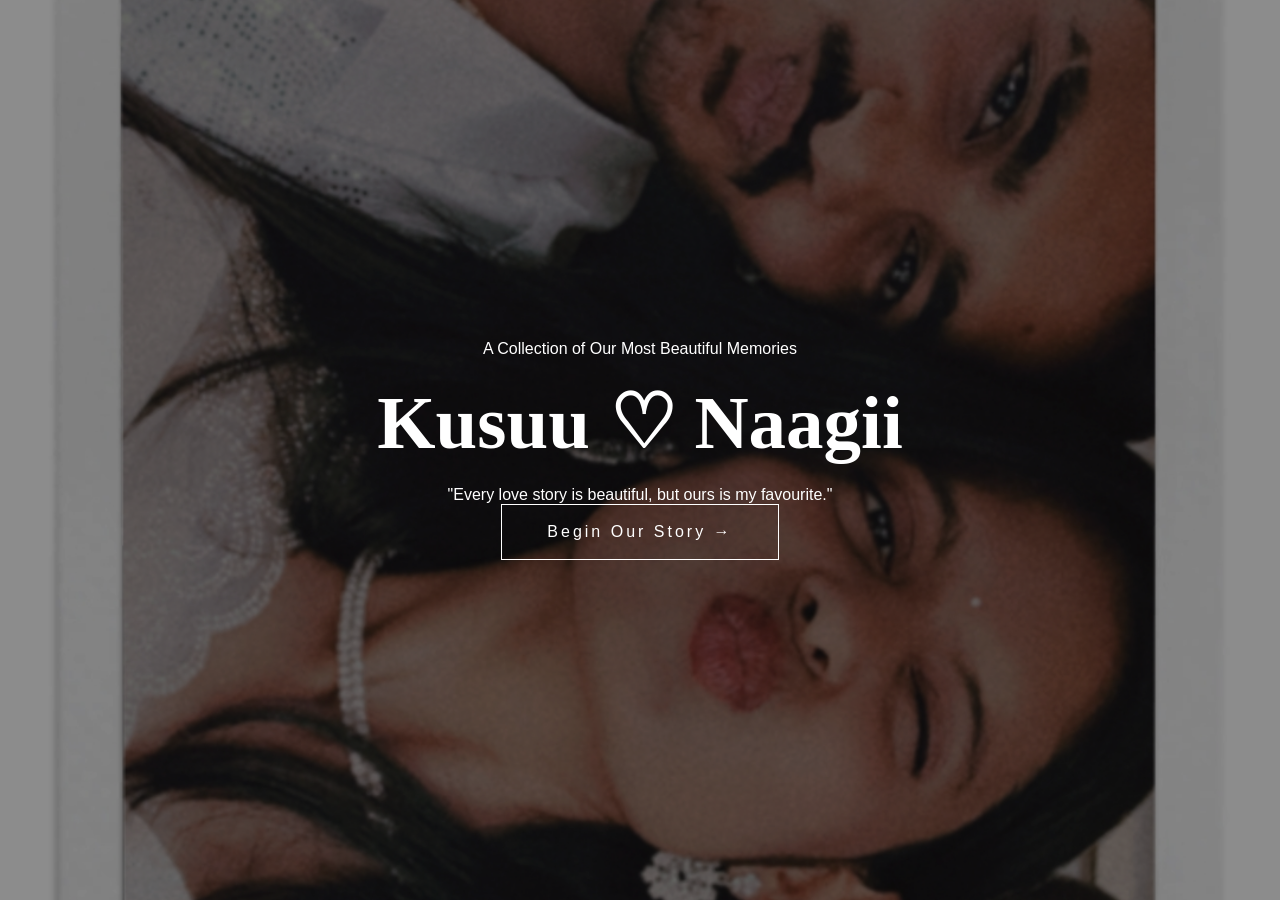
<file: index.html>
<!DOCTYPE html>
<html lang="en">
<head>
    <meta charset="UTF-8">
    <meta name="viewport" content="width=device-width, initial-scale=1.0">
    <title>Kusuu ❤️ Naagii</title>

    <!-- Google Fonts -->
    <link href="https://fonts.googleapis.com/css2?family=Cormorant+Garamond:wght@500;600;700&family=Lora:wght@400;500&family=Montserrat:wght@500&display=swap" rel="stylesheet">

    <link rel="stylesheet" href="home.css">
</head>

<body>

    <!-- Background Image -->
    <div class="overlay"></div>

    <!-- Hero Section -->
    <section class="hero">

        <div class="content">

            <p class="small-text">
                A Collection of Our Most Beautiful Memories
            </p>

            <h1>
                Kusuu <span>♡</span> Naagii
            </h1>

            <p class="quote">
                "Every love story is beautiful,
                but ours is my favourite."
            </p>

            <a href="beginning.html" class="btn">
                Begin Our Story →
            </a>

        </div>

    </section>

    <script src="script.js"></script>

</body>
</html>
</file>
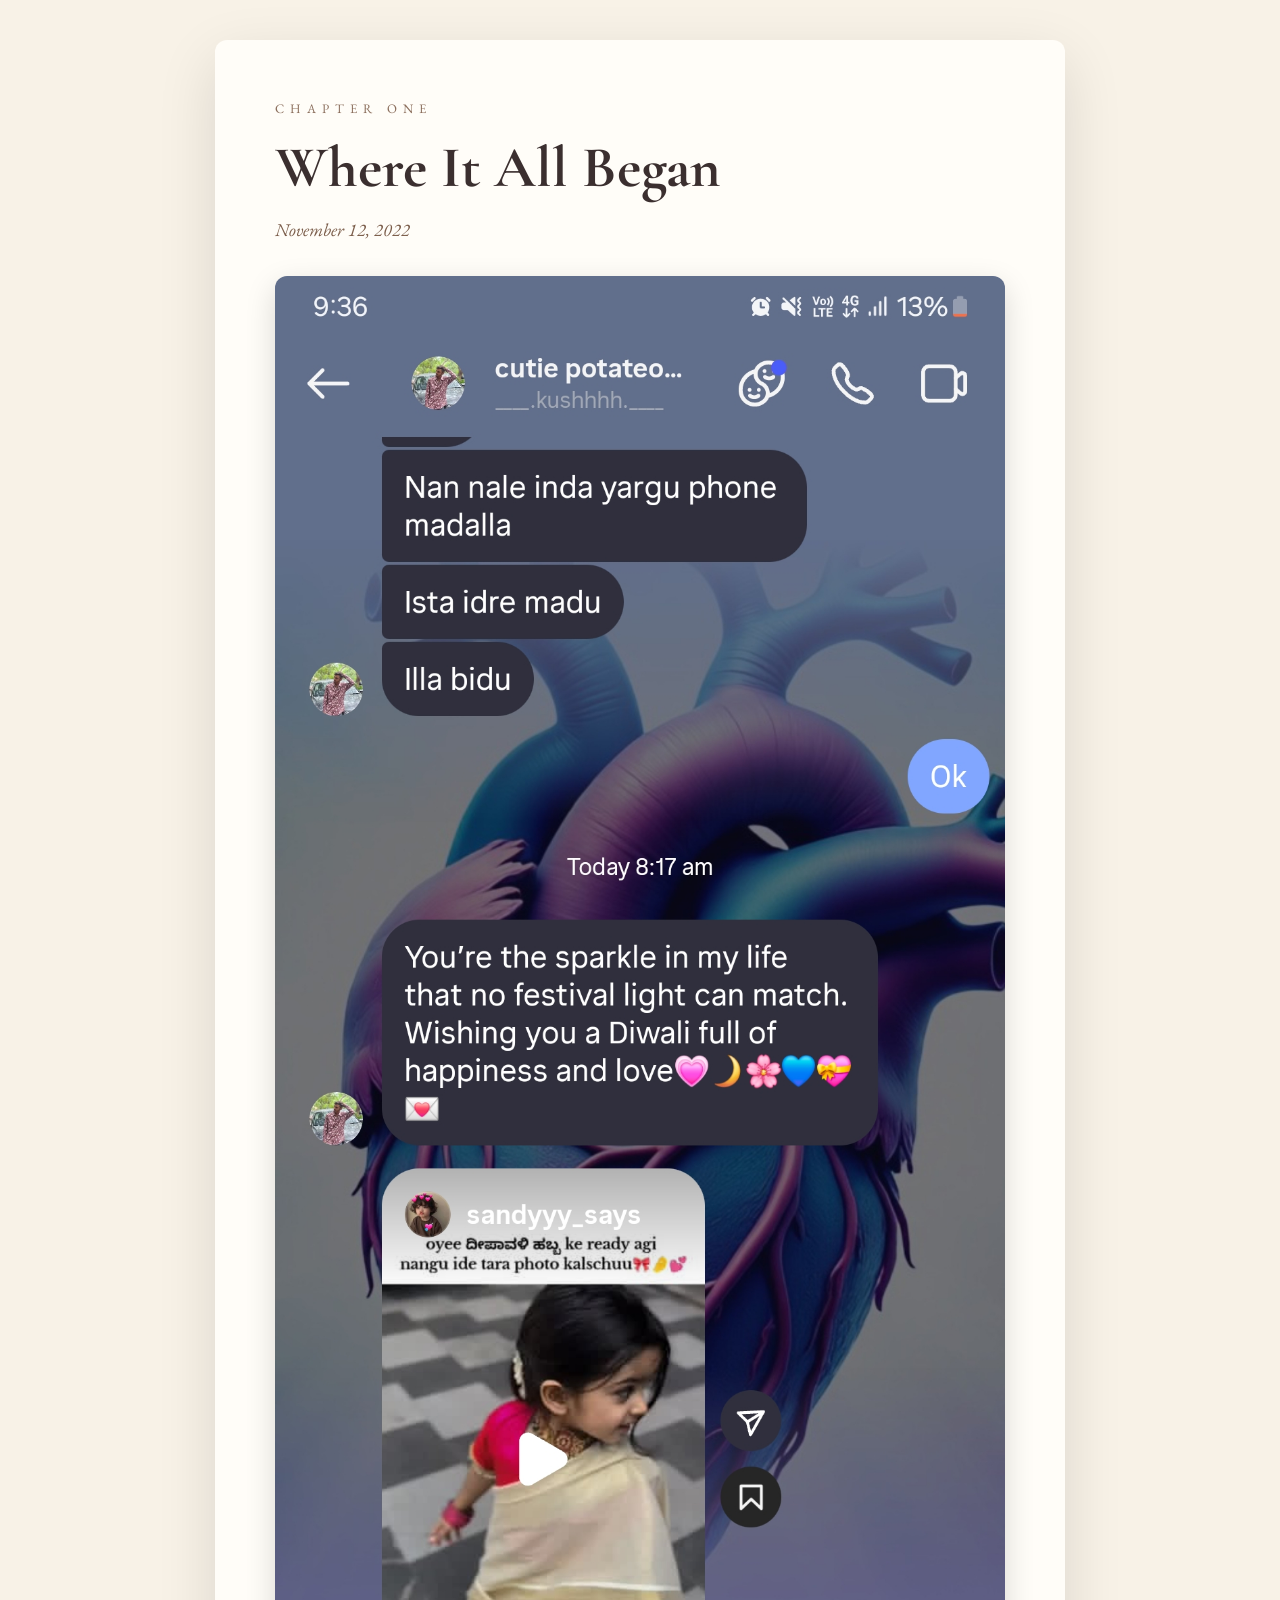
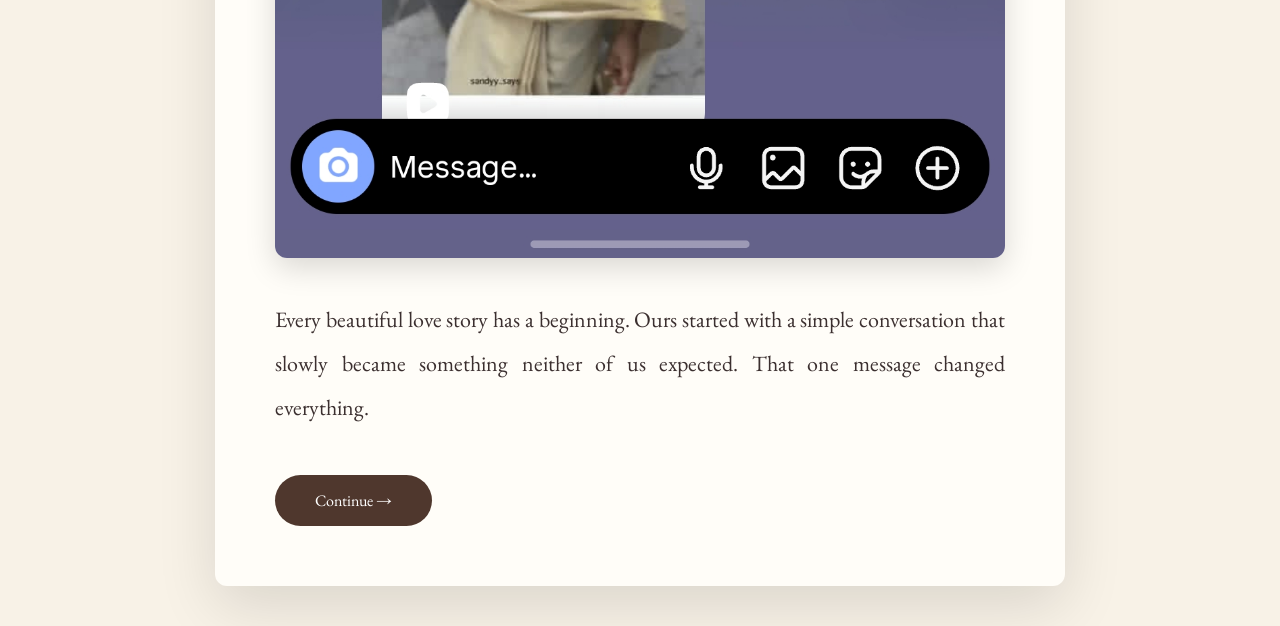
<file: beginning.html>
<!DOCTYPE html>
<html lang="en">

<head>

<meta charset="UTF-8">

<meta name="viewport" content="width=device-width, initial-scale=1.0">

<title>Our Beginning</title>

<link href="https://fonts.googleapis.com/css2?family=Cormorant+Garamond:wght@500;700&family=Lora:wght@400;500&family=Montserrat:wght@500&display=swap" rel="stylesheet">

<link rel="stylesheet" href="beginning.css">

</head>

<body class="beginning-page">

<section class="story-card">

<p class="chapter">
CHAPTER ONE
</p>

<h1>
Where It All Began
</h1>

<p class="date">
November 12, 2022
</p>

<img src="firstchat.jpg" class="memory-image">

<p class="story">

Every beautiful love story has a beginning.

Ours started with a simple conversation that slowly became something neither of us expected.

That one message changed everything.

</p>

<a href="chat.html" class="btn">

Continue →

</a>

</section>

<script src="script.js"></script>

</body>

</html>
</file>
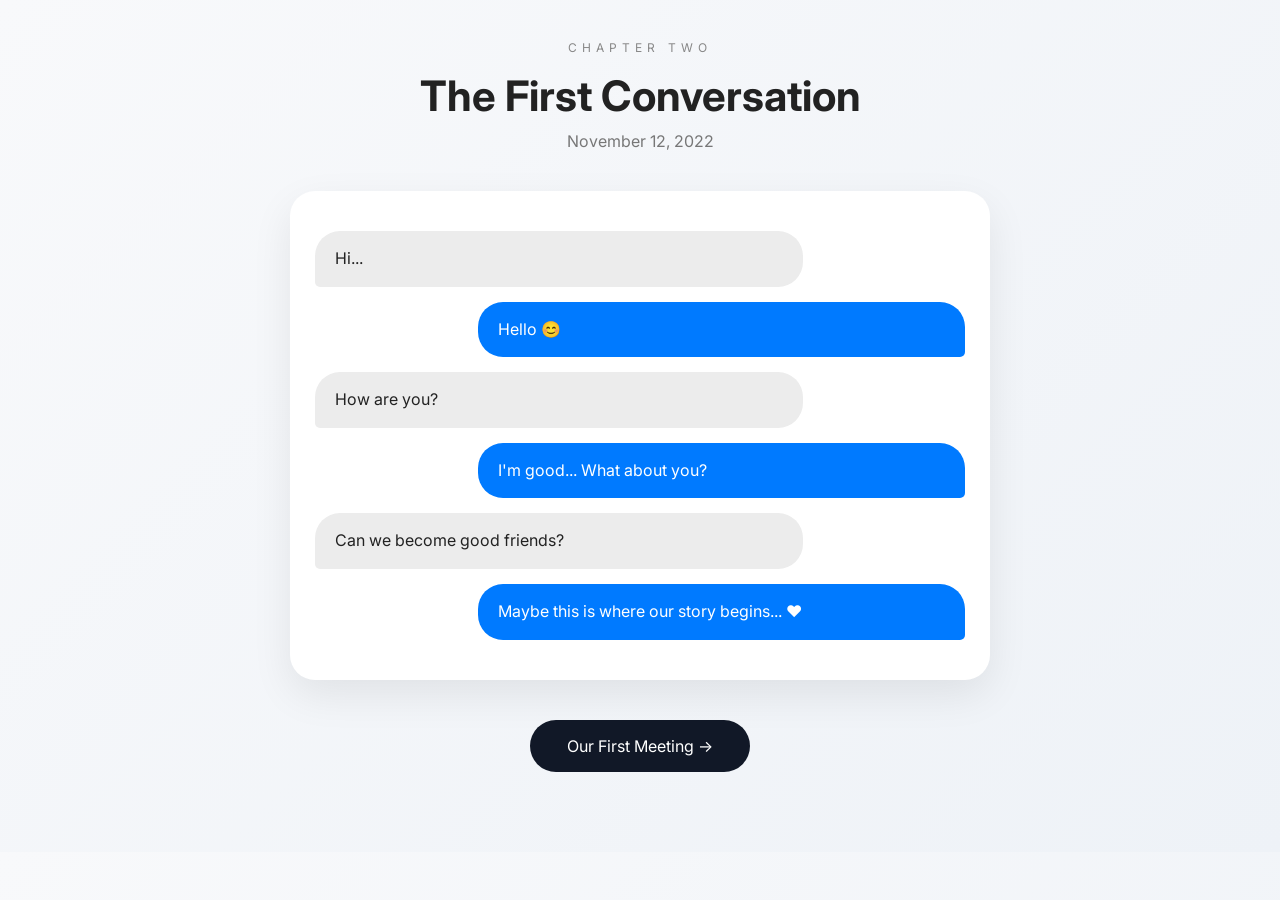
<file: chat.html>
<!DOCTYPE html>
<html lang="en">

<head>

<meta charset="UTF-8">

<meta name="viewport" content="width=device-width, initial-scale=1.0">

<title>Our First Conversation</title>

<link href="https://fonts.googleapis.com/css2?family=Cormorant+Garamond:wght@500;700&family=Lora:wght@400;500&family=Montserrat:wght@500&display=swap" rel="stylesheet">

<link rel="stylesheet" href="chat.css">

</head>

<body class="chat-page">

<section class="chat-section">

<p class="chapter">
CHAPTER TWO
</p>

<h1>
The First Conversation
</h1>

<p class="date">
November 12, 2022
</p>

<div class="chat-box">

<div class="message left">
Hi...
</div>

<div class="message right">
Hello 😊
</div>

<div class="message left">
How are you?
</div>

<div class="message right">
I'm good... What about you?
</div>

<div class="message left">
Can we become good friends?
</div>

<div class="message right">
Maybe this is where our story begins... ❤️
</div>

</div>

<a href="meeting.html" class="btn">
Our First Meeting →
</a>

</section>

<script src="script.js"></script>

</body>

</html>
</file>
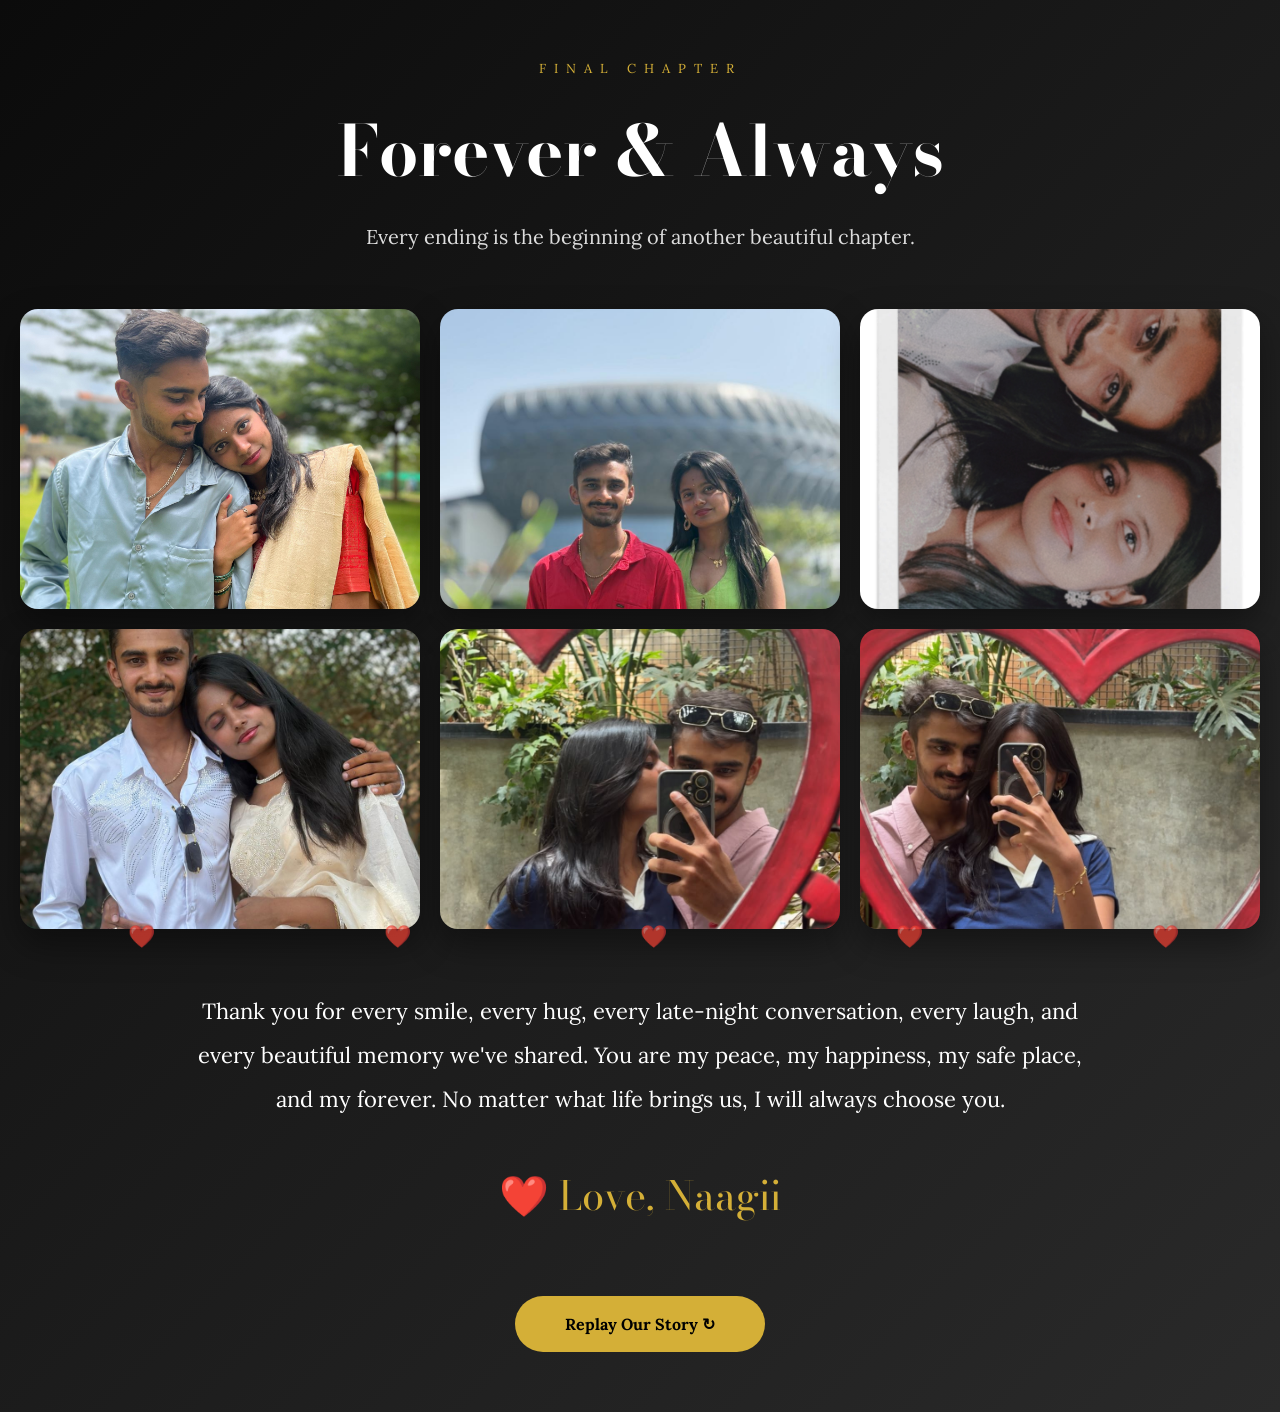
<file: forever.html>
<!DOCTYPE html>

<html lang="en">

<head>

<meta charset="UTF-8">

<meta name="viewport" content="width=device-width, initial-scale=1.0">

<title>Forever ❤️</title>

<link href="https://fonts.googleapis.com/css2?family=Bodoni+Moda:wght@500;700&family=Lora:wght@400;500&display=swap" rel="stylesheet">

<link rel="stylesheet" href="forever.css">

</head>

<body>

<div class="heart">❤️</div>
<div class="heart">❤️</div>
<div class="heart">❤️</div>
<div class="heart">❤️</div>
<div class="heart">❤️</div>

<section class="final-section">

<p class="chapter">

FINAL CHAPTER

</p>

<h1>

Forever & Always

</h1>

<p class="subtitle">

Every ending is the beginning of another beautiful chapter.

</p>

<div class="final-gallery">

<img src="photo41.jpg">

<img src="photo42.jpg">

<img src="photo43.jpg">

<img src="photo44.jpg">

<img src="photo45.jpg">

<img src="photo46.jpg">

</div>

<div class="message">

Thank you for every smile, every hug, every late-night conversation, every laugh, and every beautiful memory we've shared.

You are my peace, my happiness, my safe place, and my forever.

No matter what life brings us, I will always choose you.

<div class="signature">

❤️ Love, Naagii

</div>

</div>

<a href="index.html" class="btn">

Replay Our Story ↻

</a>

</section>

</body>

</html>
</file>
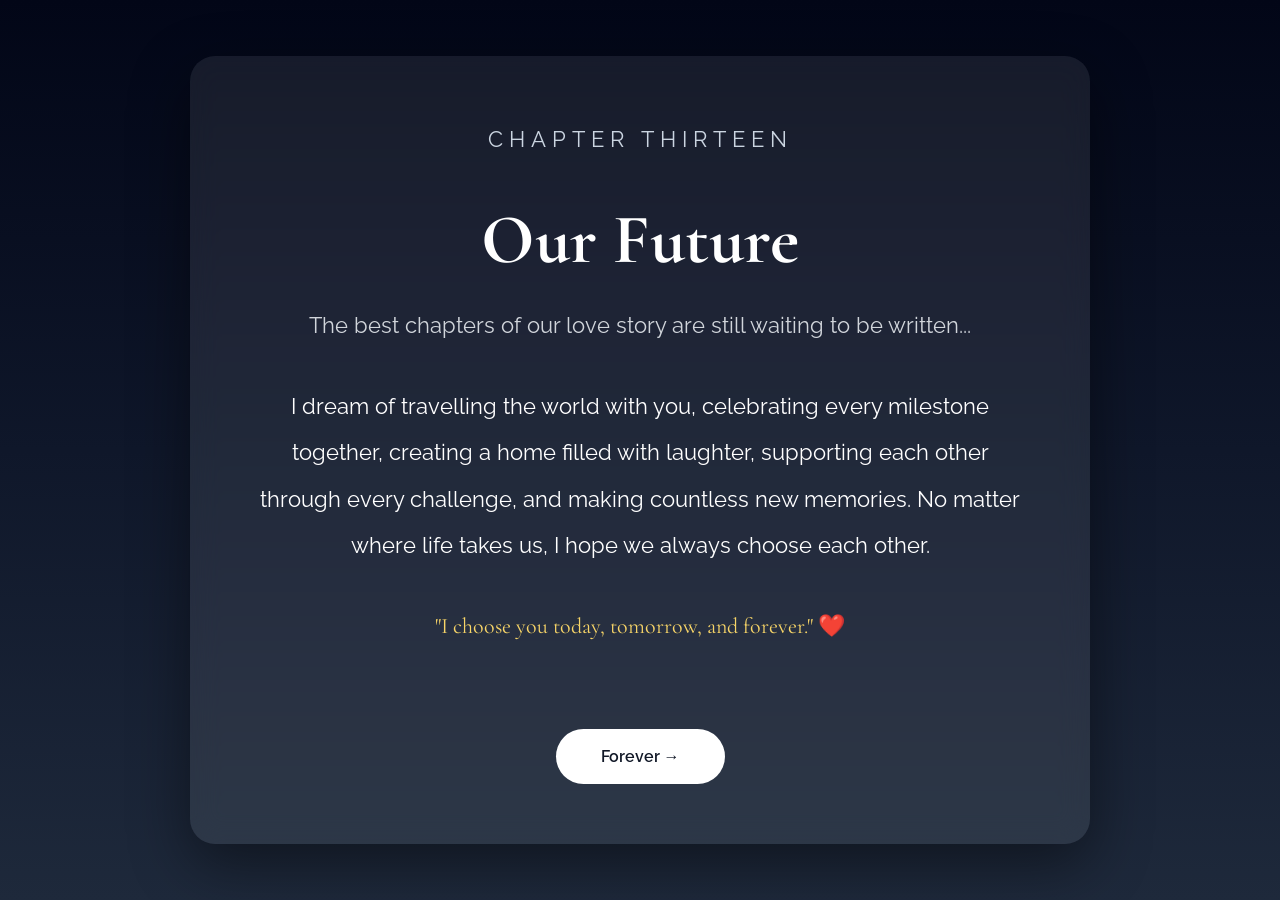
<file: future.html>
<!DOCTYPE html>

<html lang="en">

<head>

<meta charset="UTF-8">

<meta name="viewport" content="width=device-width, initial-scale=1.0">

<title>Our Future ❤️</title>

<link href="https://fonts.googleapis.com/css2?family=Cormorant+Garamond:wght@500;700&family=Raleway:wght@300;400&display=swap" rel="stylesheet">

<link rel="stylesheet" href="future.css">

</head>

<body>

<section class="future-card">

<p class="chapter">

CHAPTER THIRTEEN

</p>

<h1>

Our Future

</h1>

<p class="subtitle">

The best chapters of our love story are still waiting to be written...

</p>

<p>

I dream of travelling the world with you, celebrating every milestone together, creating a home filled with laughter, supporting each other through every challenge, and making countless new memories.

No matter where life takes us, I hope we always choose each other.

</p>

<p class="promise">

"I choose you today, tomorrow, and forever." ❤️

</p>

<a href="forever.html" class="btn">

Forever →

</a>

</section>

</body>

</html>
</file>
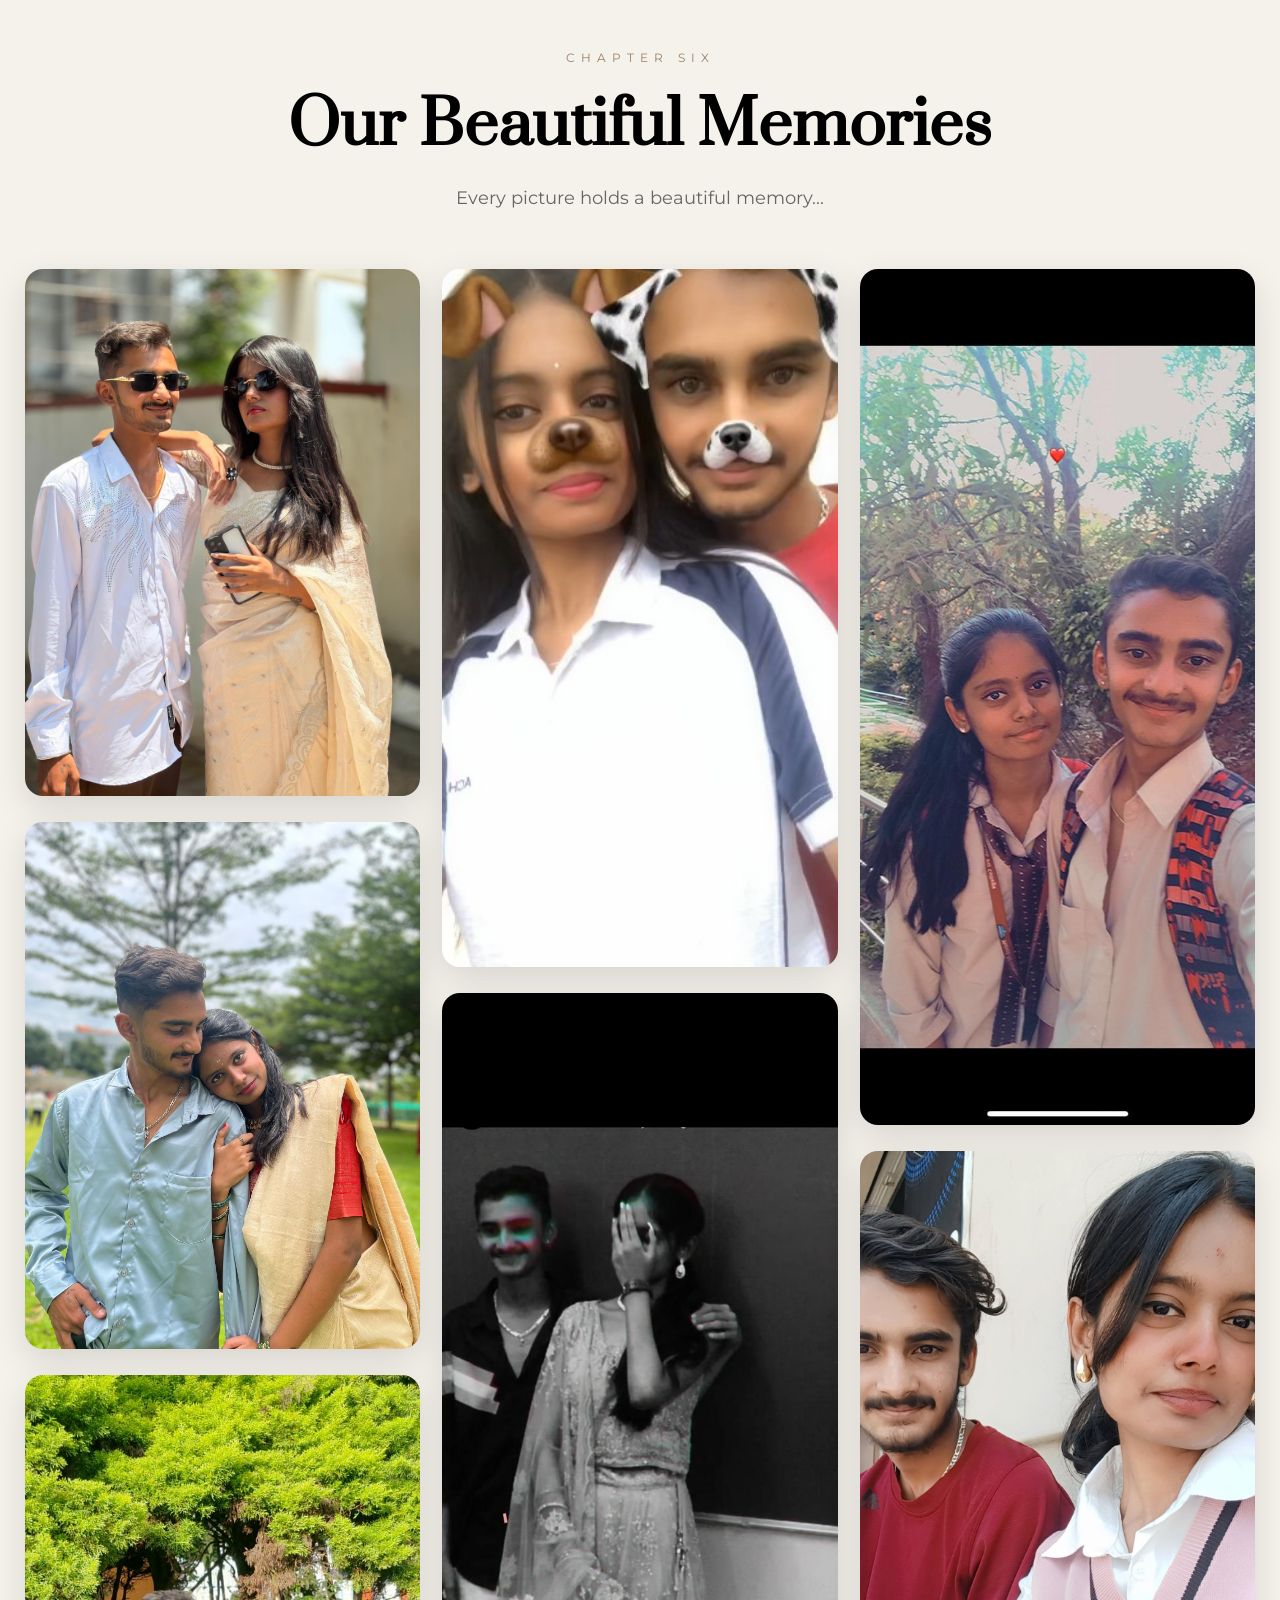
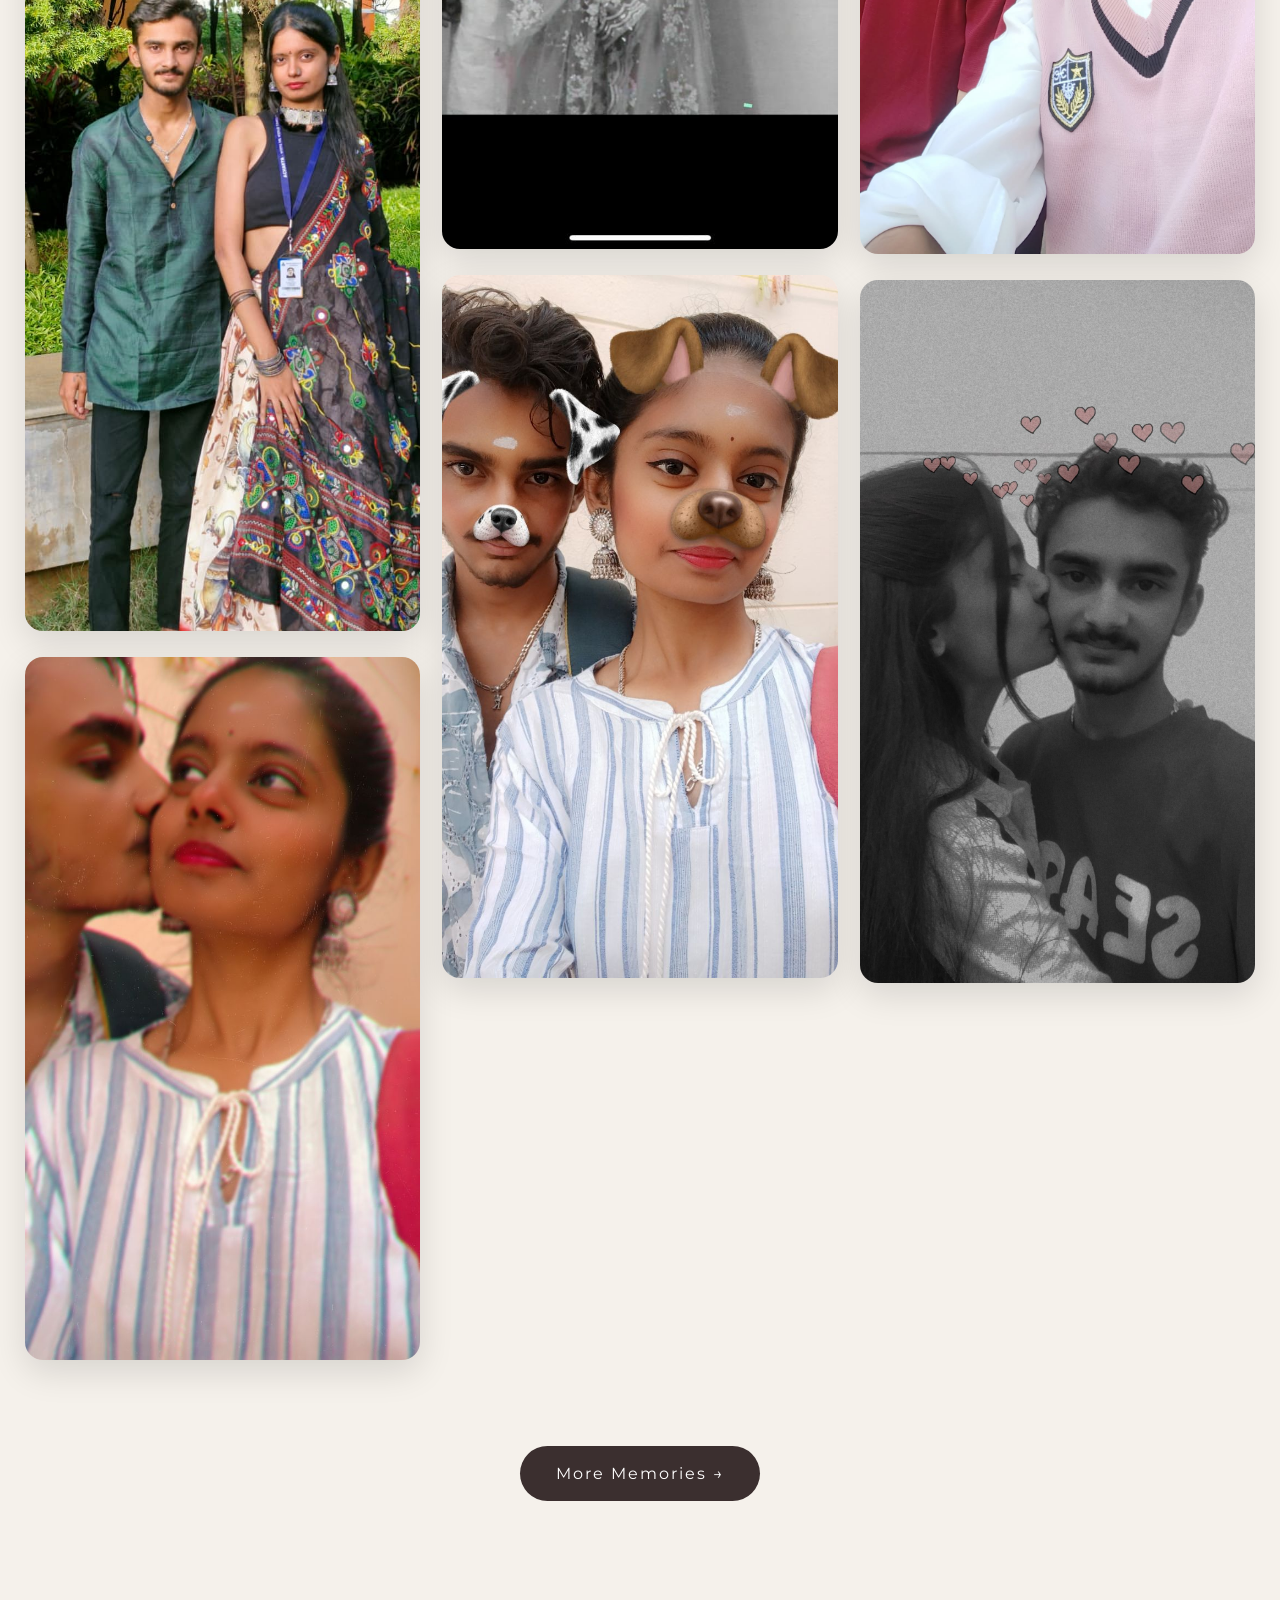
<file: gallery1.html>
<!DOCTYPE html>
<html lang="en">

<head>

<meta charset="UTF-8">
<meta name="viewport" content="width=device-width, initial-scale=1.0">

<title>Gallery I | Kusuu ❤️ Naagii</title>

<link href="https://fonts.googleapis.com/css2?family=Cormorant+Garamond:wght@500;700&family=Lora:wght@400;500&family=Montserrat:wght@500&display=swap" rel="stylesheet">

<link rel="stylesheet" href="gallery1.css">

</head>

<body class="gallery-page">

<section class="gallery-section">

<p class="chapter">
CHAPTER SIX
</p>

<h1>
Our Beautiful Memories
</h1>

<p class="subtitle">
Every picture holds a beautiful memory...
</p>

<div class="gallery-grid">

<img src="photo1.jpg" alt="Memory 1">

<img src="photo2.jpg" alt="Memory 2">

<img src="photo3.jpg" alt="Memory 3">

<img src="photo4.jpg" alt="Memory 4">

<img src="photo5.jpg" alt="Memory 5">

<img src="photo6.jpg" alt="Memory 6">

<img src="photo7.jpg" alt="Memory 7">

<img src="photo8.jpg" alt="Memory 8">

<img src="photo9.jpg" alt="Memory 9">

<img src="photo10.jpg" alt="Memory 10">

</div>

<a href="gallery2.html" class="btn">
More Memories →
</a>

</section>

<script src="script.js"></script>

</body>

</html>
</file>
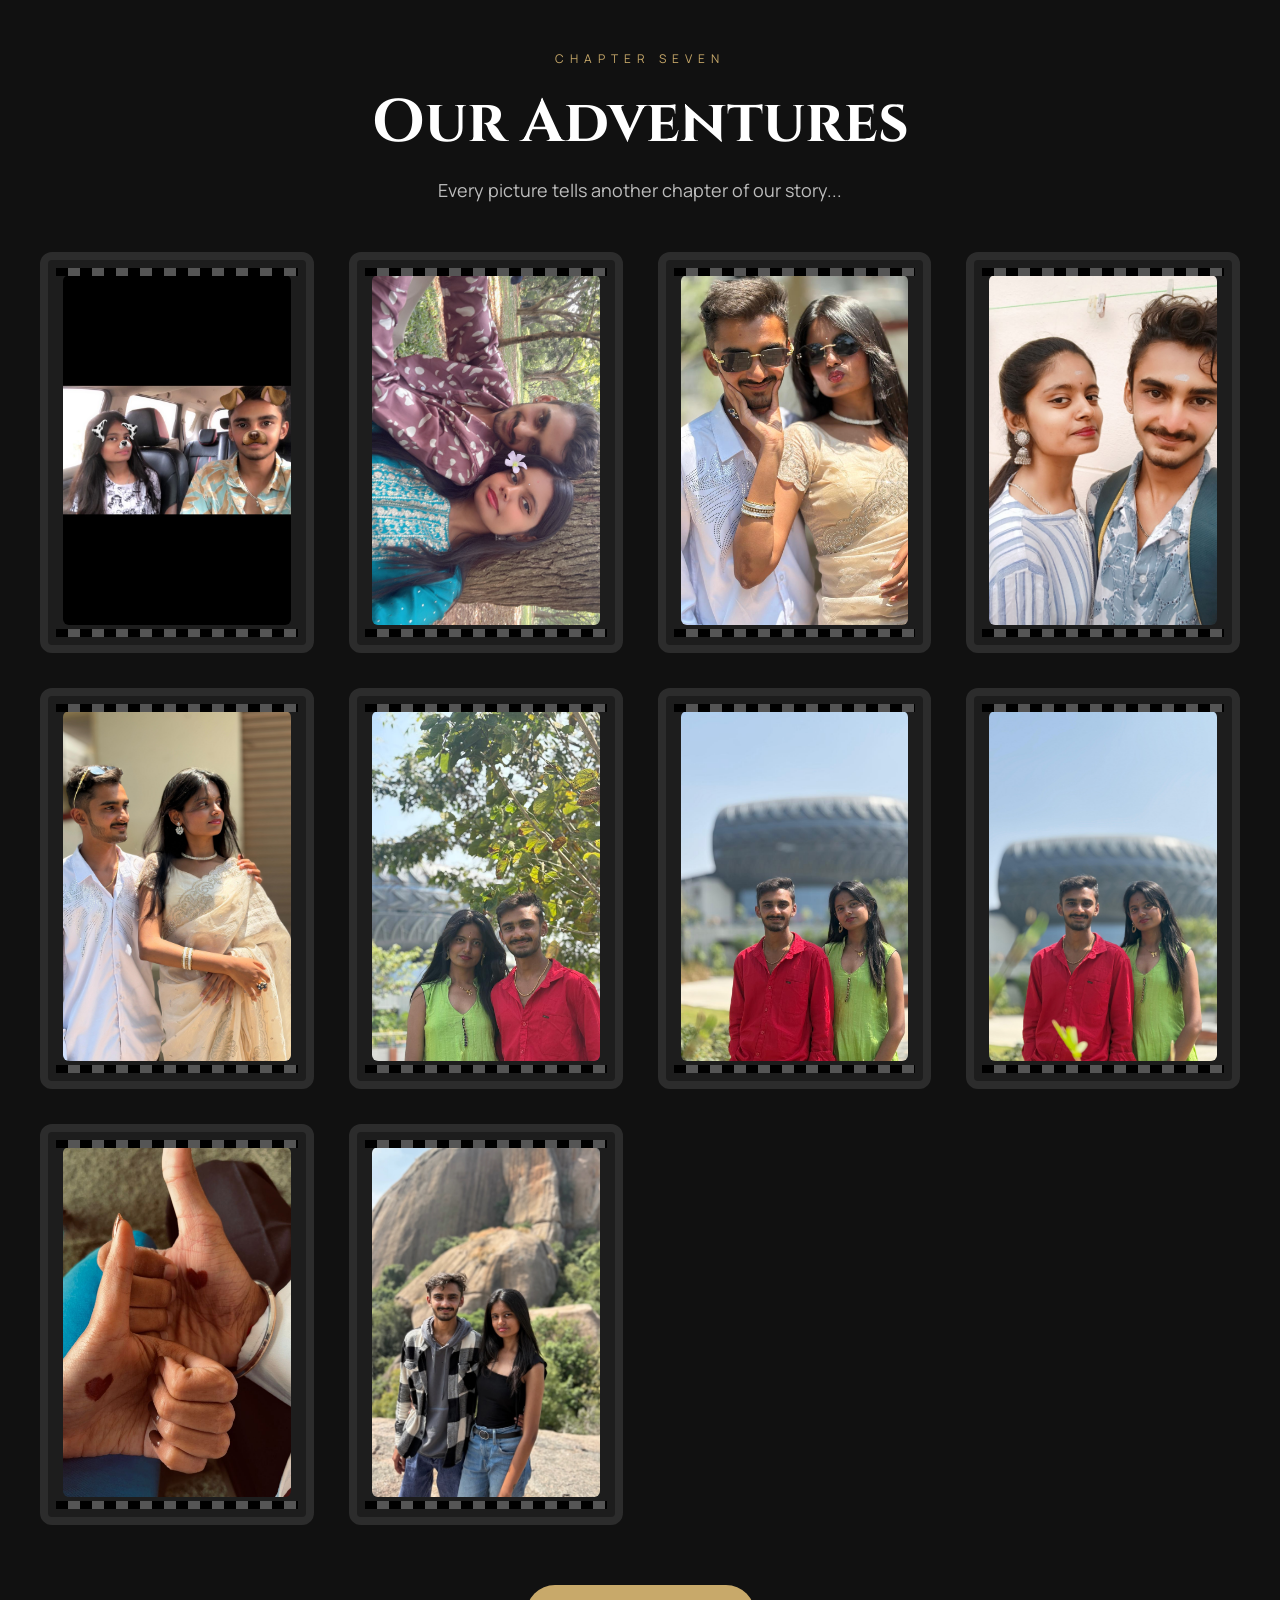
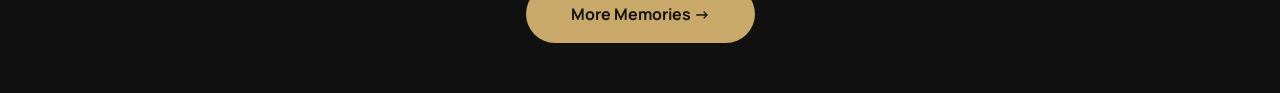
<file: gallery2.html>
<!DOCTYPE html>
<html lang="en">

<head>

<meta charset="UTF-8">
<meta name="viewport" content="width=device-width, initial-scale=1.0">

<title>Gallery II</title>

<link href="https://fonts.googleapis.com/css2?family=Cormorant+Garamond:wght@500;700&family=Lora:wght@400;500&family=Montserrat:wght@500&display=swap" rel="stylesheet">

<link rel="stylesheet" href="gallery2.css">

</head>

<body class="gallery-page">

<section class="gallery-section">

<p class="chapter">
CHAPTER SEVEN
</p>

<h1>
Our Adventures
</h1>

<p class="subtitle">
Every picture tells another chapter of our story...
</p>

<div class="film-strip">
  <div class="frame">
<img src="photo11.jpg">
  </div>
<div class="frame">
<img src="photo12.jpg">
</div>
  <div class="frame">
<img src="photo13.jpg">
  </div>
  <div class="frame">
<img src="photo14.jpg">
  </div>
  <div class="frame">
<img src="photo15.jpg">
  </div>
  <div class="frame">
<img src="photo16.jpg">
  </div>
  <div class="frame">
<img src="photo17.jpg">
  </div>
  <div class="frame">
<img src="photo18.jpg">
  </div>
  <div class="frame">
<img src="photo19.jpg">
  </div>
  <div class="frame">
<img src="photo20.jpg">
  </div>

</div>

<a href="gallery3.html" class="btn">
More Memories →
</a>

</section>

<script src="script.js"></script>

</body>

</html>
</file>
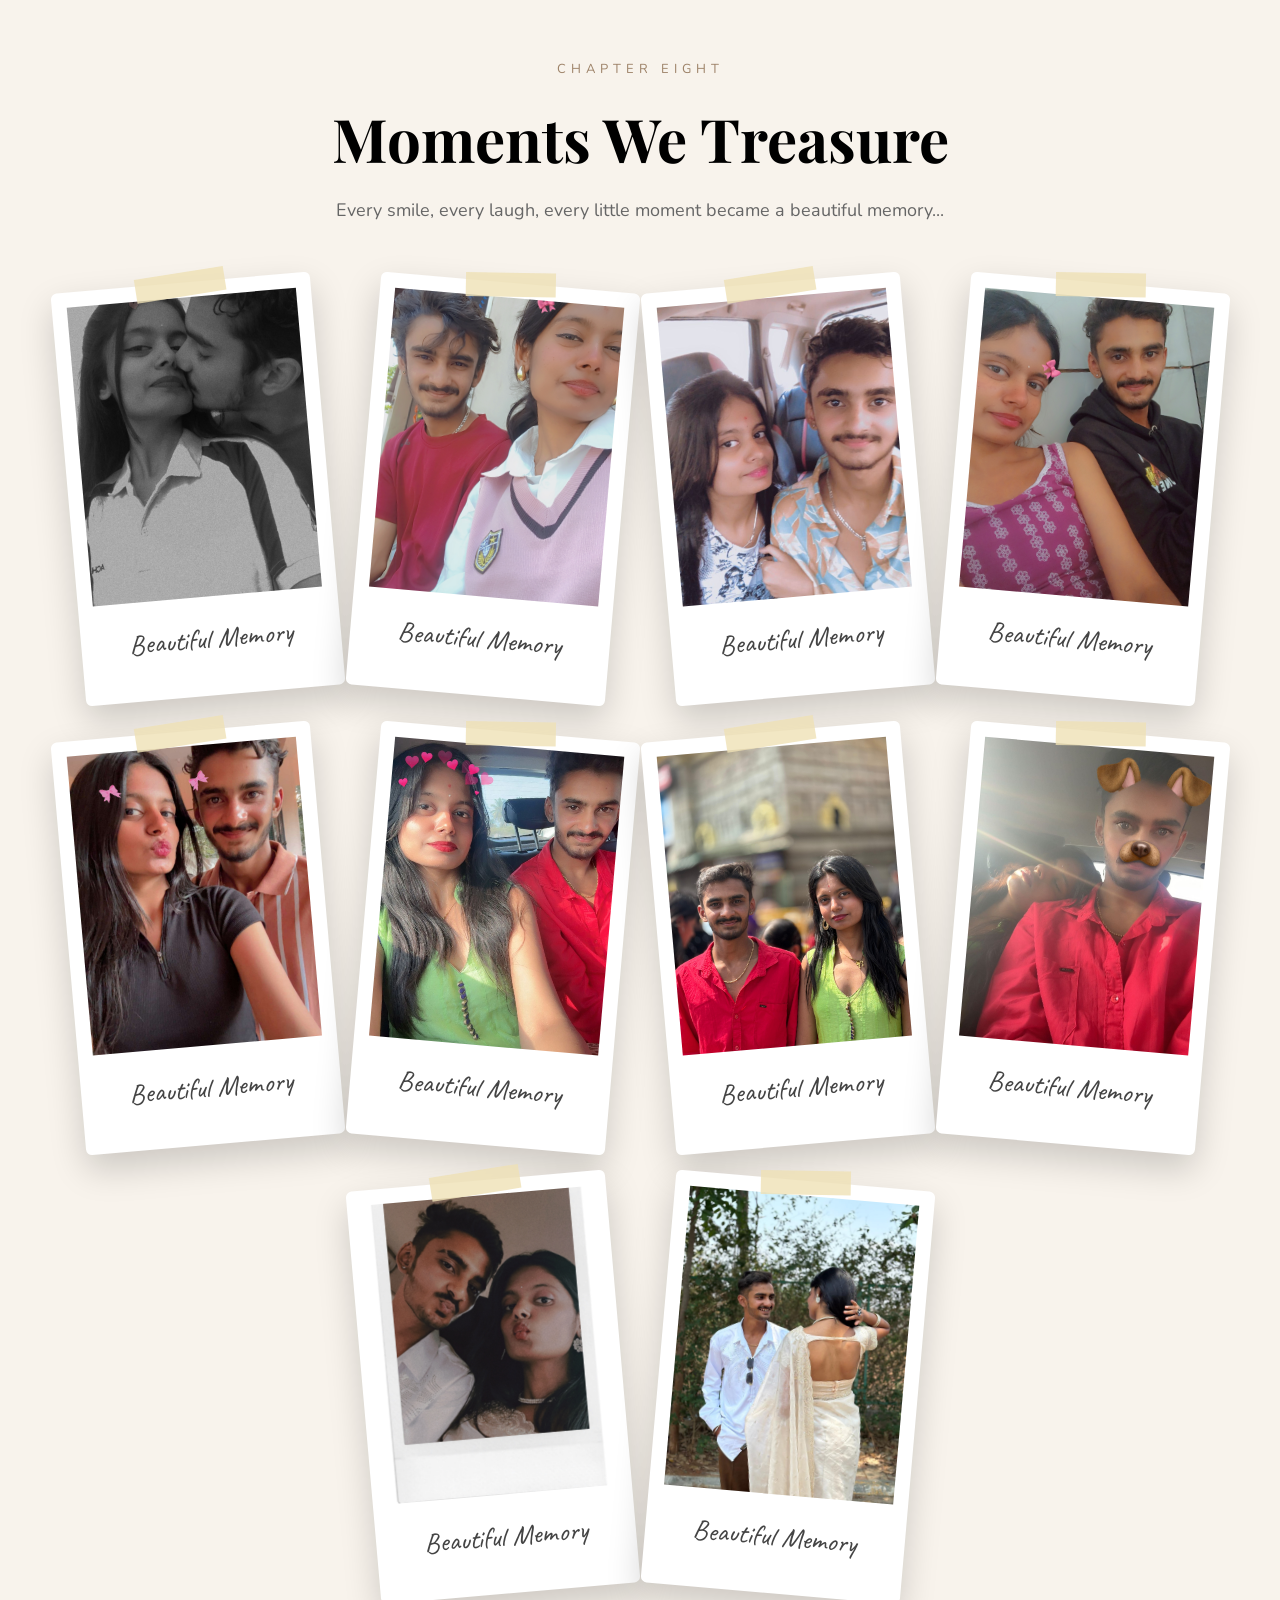
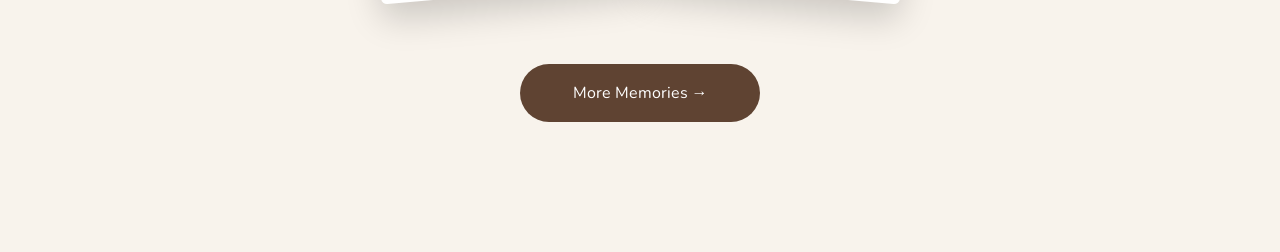
<file: gallery3.html>
<!DOCTYPE html>
<html lang="en">

<head>

<meta charset="UTF-8">
<meta name="viewport" content="width=device-width, initial-scale=1.0">

<title>Gallery III | Kusuu ❤️ Naagii</title>

<link href="https://fonts.googleapis.com/css2?family=Cormorant+Garamond:wght@500;700&family=Lora:wght@400;500&family=Montserrat:wght@500&display=swap" rel="stylesheet">

<link rel="stylesheet" href="gallery3.css">

</head>

<body class="gallery-page">

<section class="gallery-section">

<p class="chapter">
CHAPTER EIGHT
</p>

<h1>
Moments We Treasure
</h1>

<p class="subtitle">
Every smile, every laugh, every little moment became a beautiful memory...
</p>

<div class="scrapbook">
  <div class="polaroid">

<div class="tape"></div>

<img src="photo21.jpg">

<p class="caption">
Beautiful Memory
</p>






</div>
  
<div class="polaroid">

<div class="tape"></div>

<img src="photo22.jpg">

<p class="caption">
Beautiful Memory
</p>

</div>
  <div class="polaroid">

<div class="tape"></div>

<img src="photo23.jpg">

<p class="caption">
Beautiful Memory
</p>

  </div>
  <div class="polaroid">

<div class="tape"></div>

<img src="photo24.jpg">

<p class="caption">
Beautiful Memory
</p>

  </div>
  <div class="polaroid">

<div class="tape"></div>

<img src="photo25.jpg">

<p class="caption">
Beautiful Memory
</p>

  </div>
  <div class="polaroid">

<div class="tape"></div>

<img src="photo26.jpg">

<p class="caption">
Beautiful Memory
</p>

  </div>
  <div class="polaroid">

<div class="tape"></div>

<img src="photo27.jpg">

<p class="caption">
Beautiful Memory
</p>

  </div>
  <div class="polaroid">

<div class="tape"></div>

<img src="photo28.jpg">

<p class="caption">
Beautiful Memory
</p>

  </div>
  <div class="polaroid">

<div class="tape"></div>

<img src="photo29.jpg">

<p class="caption">
Beautiful Memory
</p>

  </div>
  <div class="polaroid">

<div class="tape"></div>

<img src="photo30.jpg">

<p class="caption">
Beautiful Memory
</p>

  </div>
</div>

<a href="gallery4.html" class="btn">

More Memories →

</a>

</section>

<script src="script.js"></script>

</body>

</html>
</file>
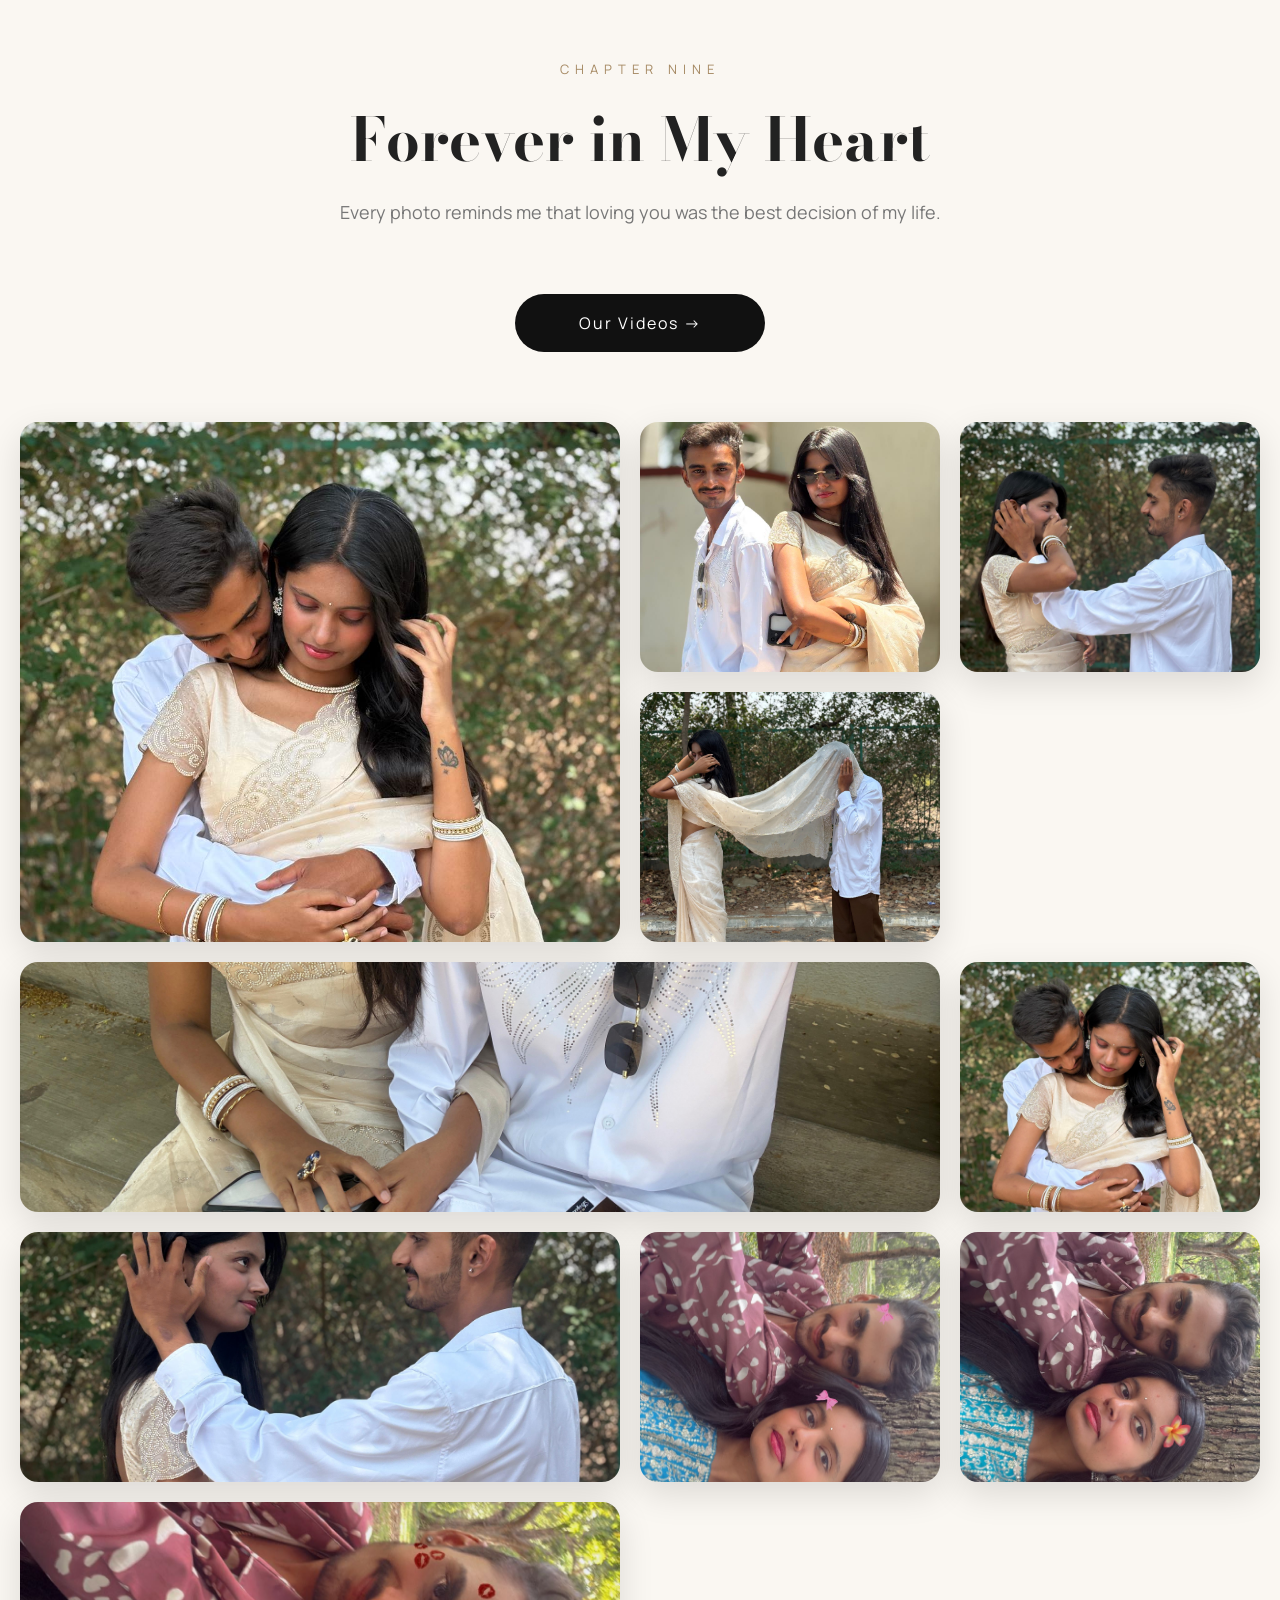
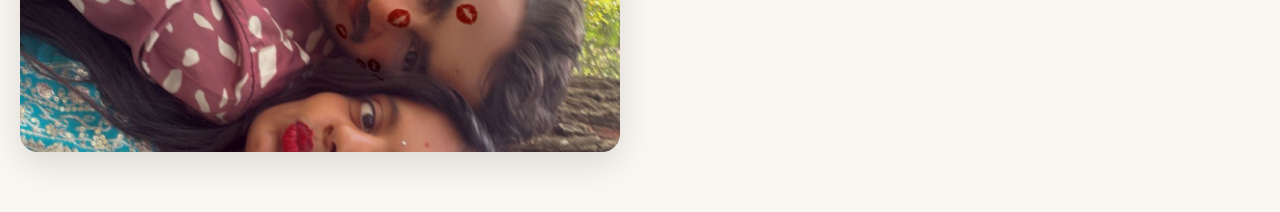
<file: gallery4.html>
<!DOCTYPE html>
<html lang="en">

<head>

<meta charset="UTF-8">
<meta name="viewport" content="width=device-width, initial-scale=1.0">

<title>Gallery IV | Kusuu ❤️ Naagii</title>

<link href="https://fonts.googleapis.com/css2?family=Cormorant+Garamond:wght@500;700&family=Lora:wght@400;500&family=Montserrat:wght@500&display=swap" rel="stylesheet">

<link rel="stylesheet" href="gallery4.css">

</head>

<body class="gallery-page">

<section class="gallery-section">

<p class="chapter">
CHAPTER NINE
</p>

<h1>
Forever in My Heart
</h1>

<p class="subtitle">
Every photo reminds me that loving you was the best decision of my life.
</p>



<a href="videos.html" class="btn">

Our Videos →

</a>
<div class="memory-wall">

<img src="photo31.jpg" class="big">

<img src="photo32.jpg">

<img src="photo33.jpg">

<img src="photo34.jpg">

<img src="photo35.jpg" class="wide">

<img src="photo36.jpg">

<img src="photo37.jpg">

<img src="photo38.jpg">

<img src="photo39.jpg">

<img src="photo40.jpg">

</div>
</section>

<script src="script.js"></script>

</body>

</html>
</file>
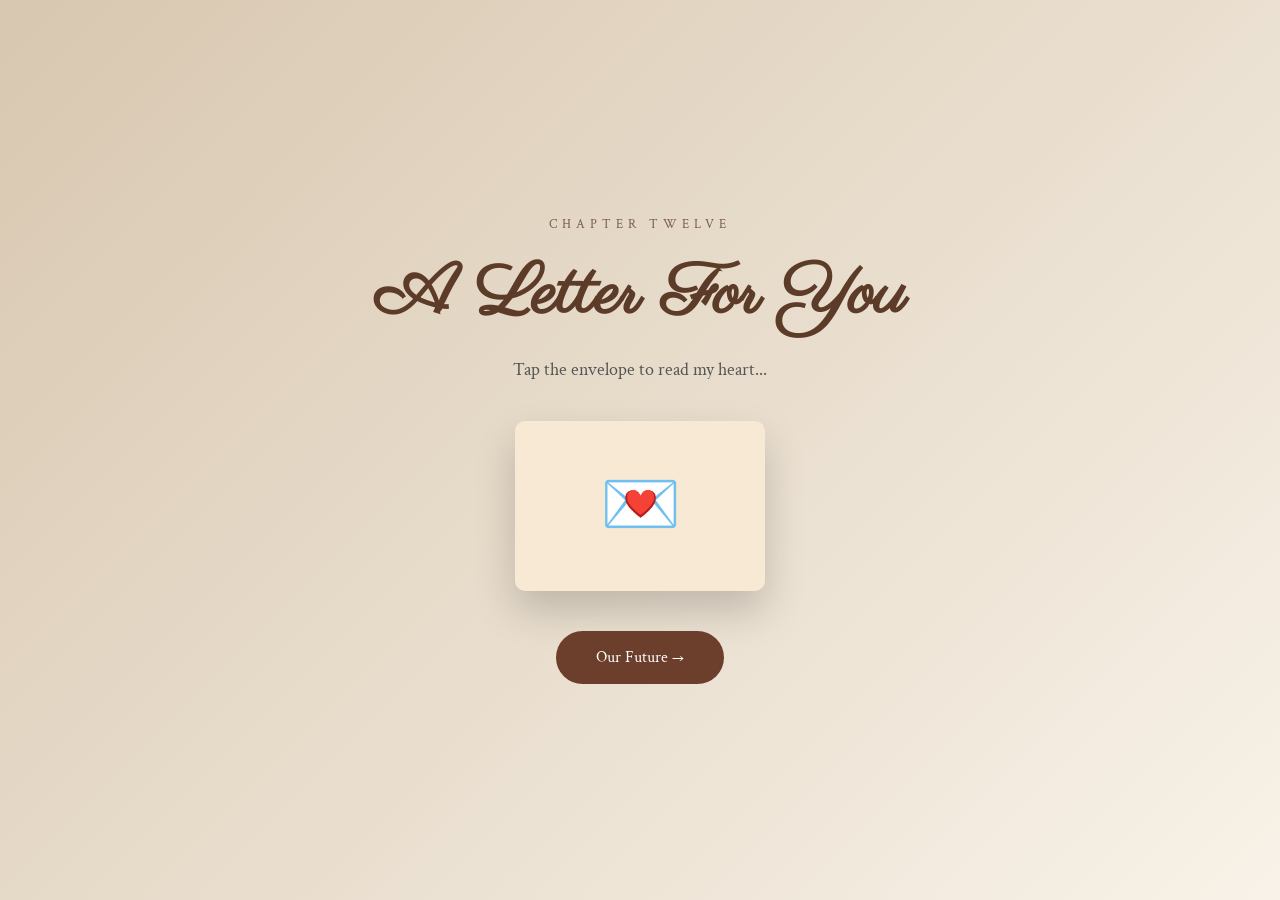
<file: letter.html>
<!DOCTYPE html>

<html lang="en">

<head>

<meta charset="UTF-8">

<meta name="viewport" content="width=device-width, initial-scale=1.0">

<title>Love Letter ❤️</title>

<link href="https://fonts.googleapis.com/css2?family=Parisienne&family=Crimson+Text:wght@400;600&display=swap" rel="stylesheet">

<link rel="stylesheet" href="letter.css">

</head>

<body>

<div class="container">

<p class="chapter">

CHAPTER TWELVE

</p>

<h1>

A Letter For You

</h1>

<p class="subtitle">

Tap the envelope to read my heart...

</p>

<div class="envelope" id="open">

💌

</div>

<div class="letter" id="letter">

<h2>

My Dearest Kusuu,

</h2>

<p>

From the very first conversation to every beautiful memory we've created together...

you've filled my life with happiness, laughter, comfort, and love.

Thank you for believing in us, for standing beside me, and for making ordinary moments feel magical.

No matter where life takes us, you'll always be my safest place, my biggest smile, and my favorite person.

Every chapter we've written together has become a part of my heart, and I can't wait to write the rest of our story with you.

Forever yours,

❤️ Naagii

</p>

</div>

<a href="future.html" class="btn">

Our Future →

</a>

</div>

<script>

const envelope=document.getElementById("open");

const letter=document.getElementById("letter");

envelope.onclick=function(){

letter.style.display="block";

envelope.style.display="none";

}

</script>

</body>

</html>
</file>
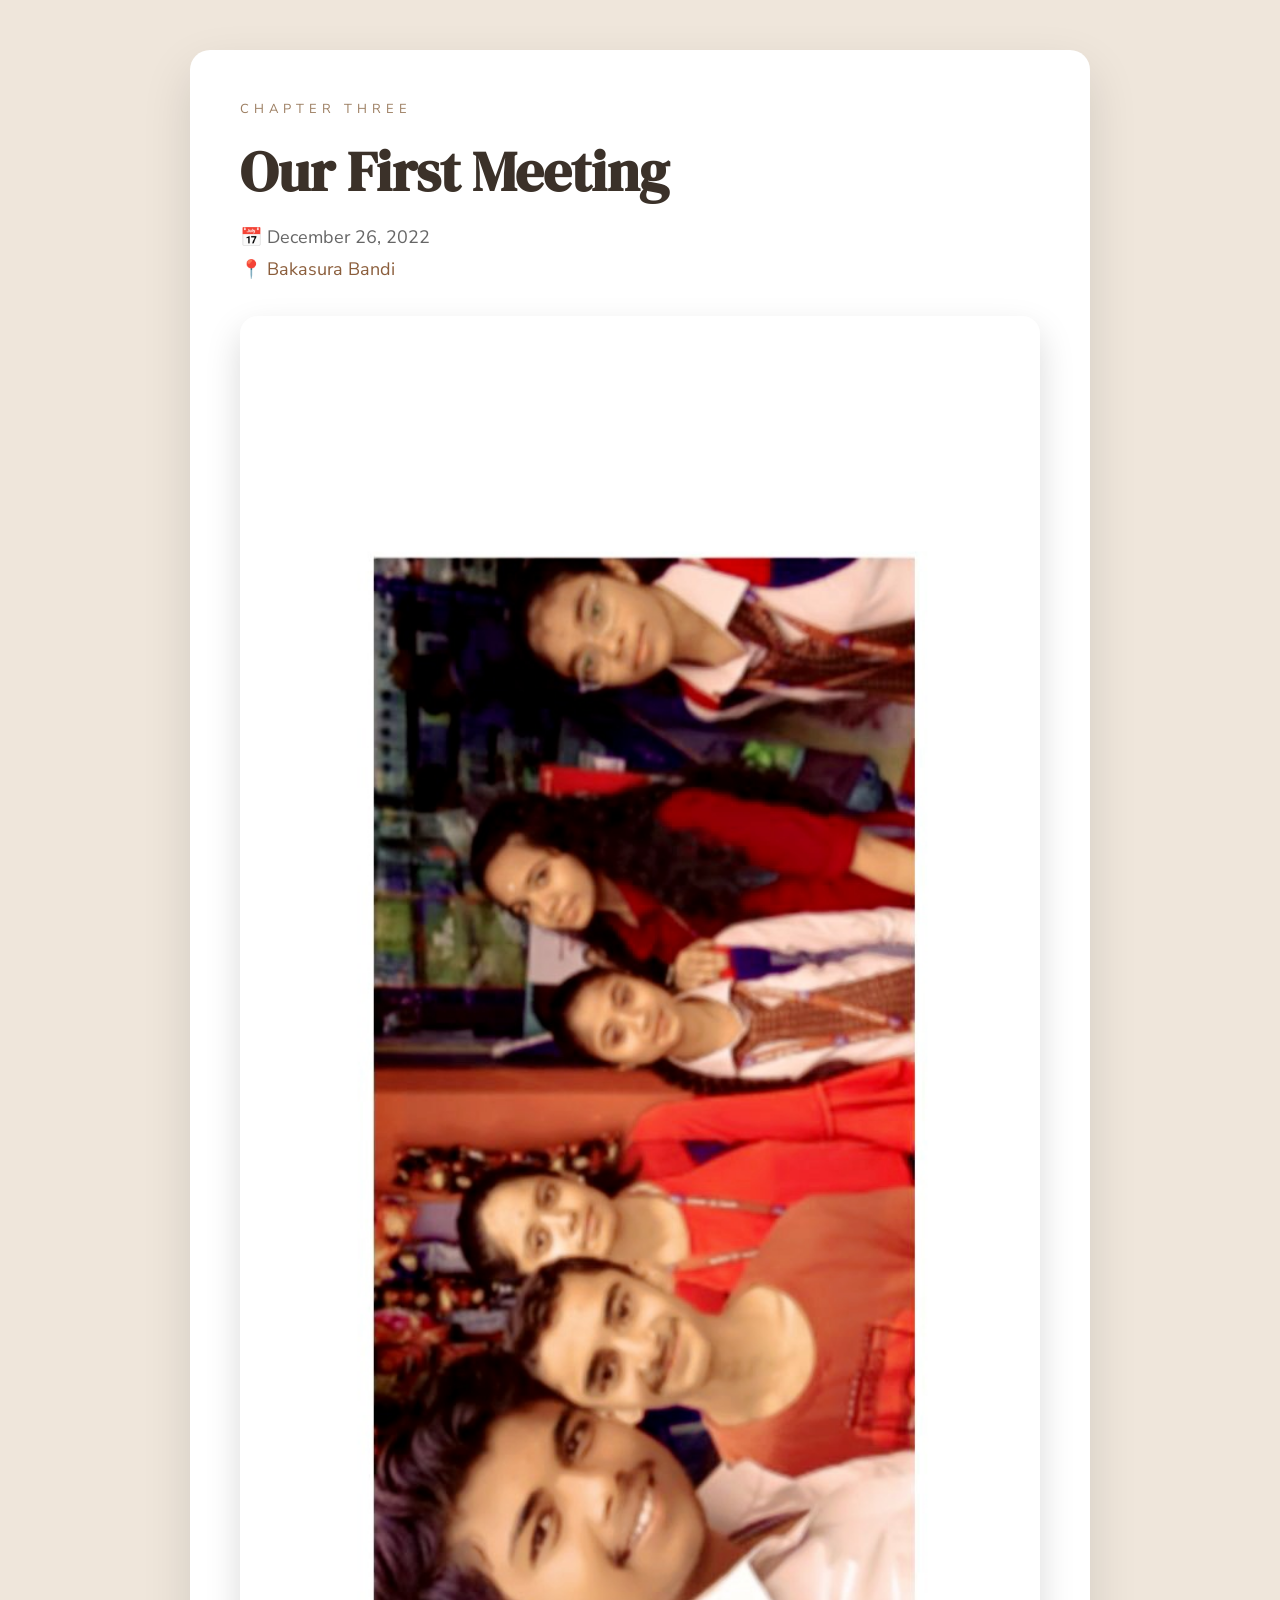
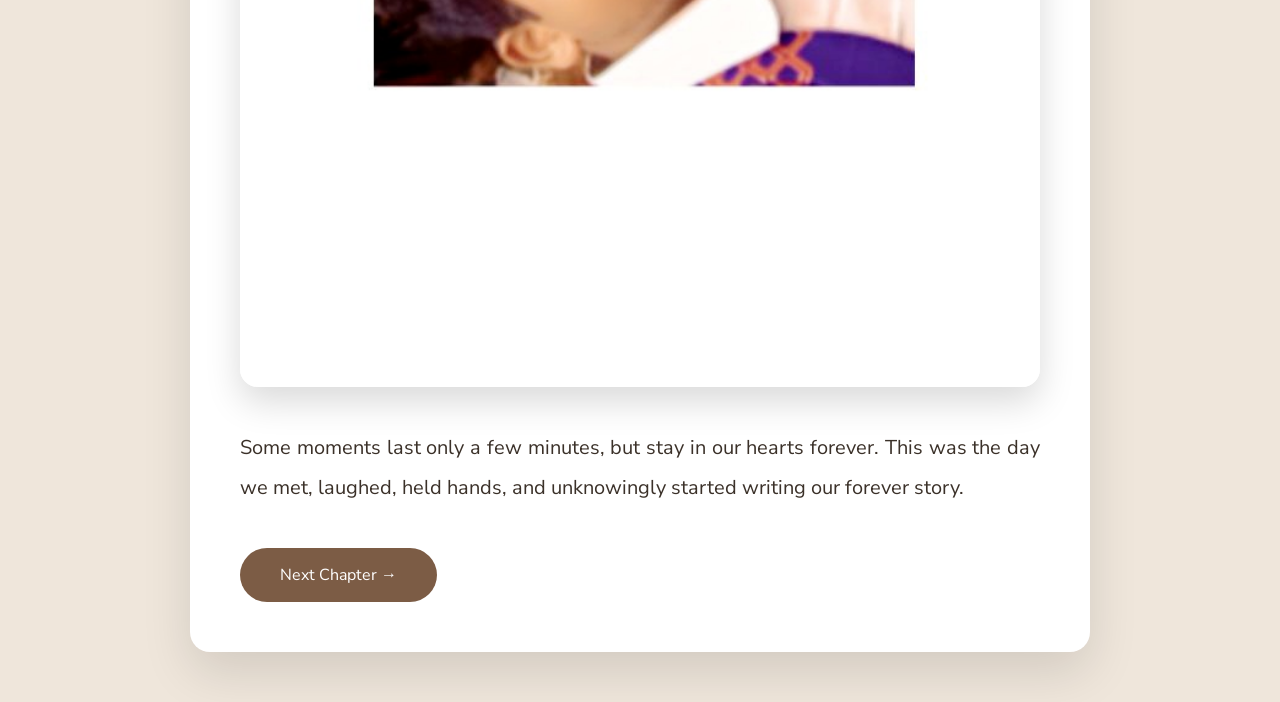
<file: meeting.html>
<!DOCTYPE html>
<html lang="en">

<head>

<meta charset="UTF-8">
<meta name="viewport" content="width=device-width, initial-scale=1.0">

<title>Our First Meeting</title>

<link href="https://fonts.googleapis.com/css2?family=Cormorant+Garamond:wght@500;700&family=Lora:wght@400;500&family=Montserrat:wght@500&display=swap" rel="stylesheet">

<link rel="stylesheet" href="meeting.css">

</head>

<body class="meeting-page">

<section class="meeting-card">

<p class="chapter">
CHAPTER THREE
</p>

<h1>
Our First Meeting
</h1>

<p class="date">
📅 December 26, 2022
</p>

<p class="location">
📍 Bakasura Bandi
</p>

<img src="meeting.jpg" class="meeting-photo" alt="Our First Meeting">

<p class="story">

Some moments last only a few minutes,
but stay in our hearts forever.

This was the day we met,
laughed,
held hands,
and unknowingly started writing
our forever story.

</p>

<a href="proposal.html" class="btn">

Next Chapter →

</a>

</section>

<script src="script.js"></script>

</body>

</html>
</file>
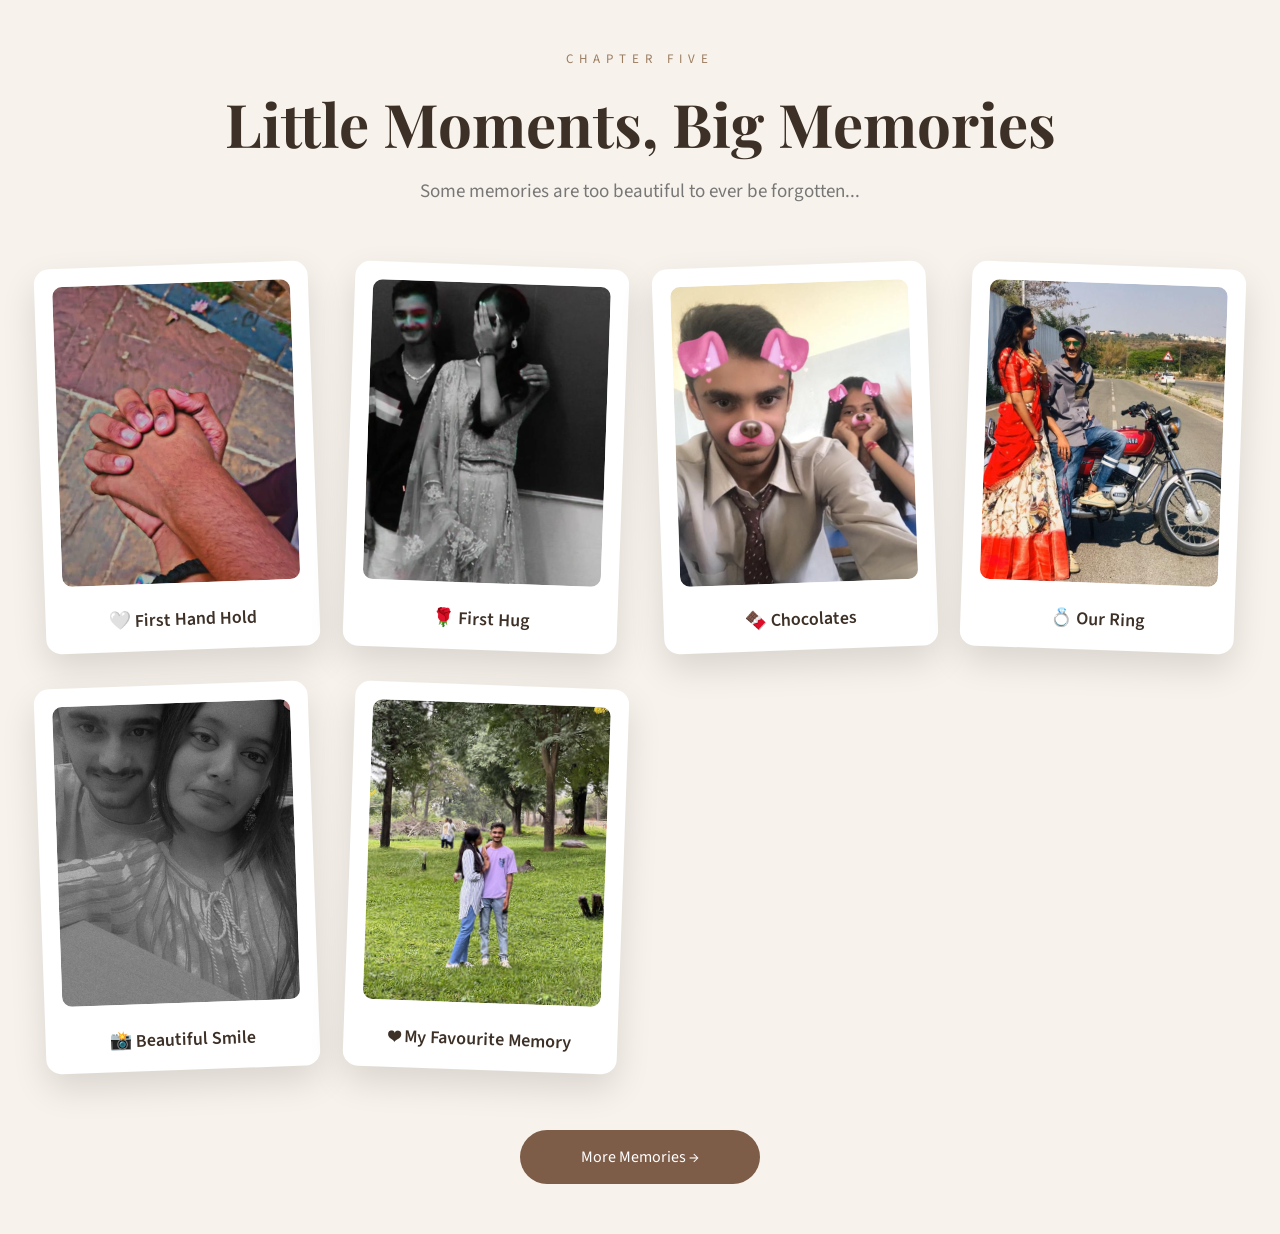
<file: memories.html>
<!DOCTYPE html>
<html lang="en">

<head>

<meta charset="UTF-8">

<meta name="viewport" content="width=device-width, initial-scale=1.0">

<title>Our Beautiful Memories</title>

<link href="https://fonts.googleapis.com/css2?family=Cormorant+Garamond:wght@500;700&family=Lora:wght@400;500&family=Montserrat:wght@500&display=swap" rel="stylesheet">

<link rel="stylesheet" href="memories.css">

</head>

<body class="memory-page">

<section class="memory-book">

<p class="chapter">
CHAPTER FIVE
</p>

<h1>
Little Moments,
Big Memories
</h1>

<p class="subtitle">
Some memories are too beautiful to ever be forgotten...
</p>

<div class="scrapbook">

<div class="card">
<img src="memory1.jpg">
<p>🤍 First Hand Hold</p>
</div>

<div class="card">
<img src="memory2.jpg">
<p>🌹 First Hug</p>
</div>

<div class="card">
<img src="memory3.jpg">
<p>🍫 Chocolates</p>
</div>

<div class="card">
<img src="memory4.jpg">
<p>💍 Our Ring</p>
</div>

<div class="card">
<img src="memory5.jpg">
<p>📸 Beautiful Smile</p>
</div>

<div class="card">
<img src="memory6.jpg">
<p>❤️ My Favourite Memory</p>
</div>

</div>

<a href="gallery1.html" class="btn">

More Memories →

</a>

</section>

<script src="script.js"></script>

</body>

</html>
</file>
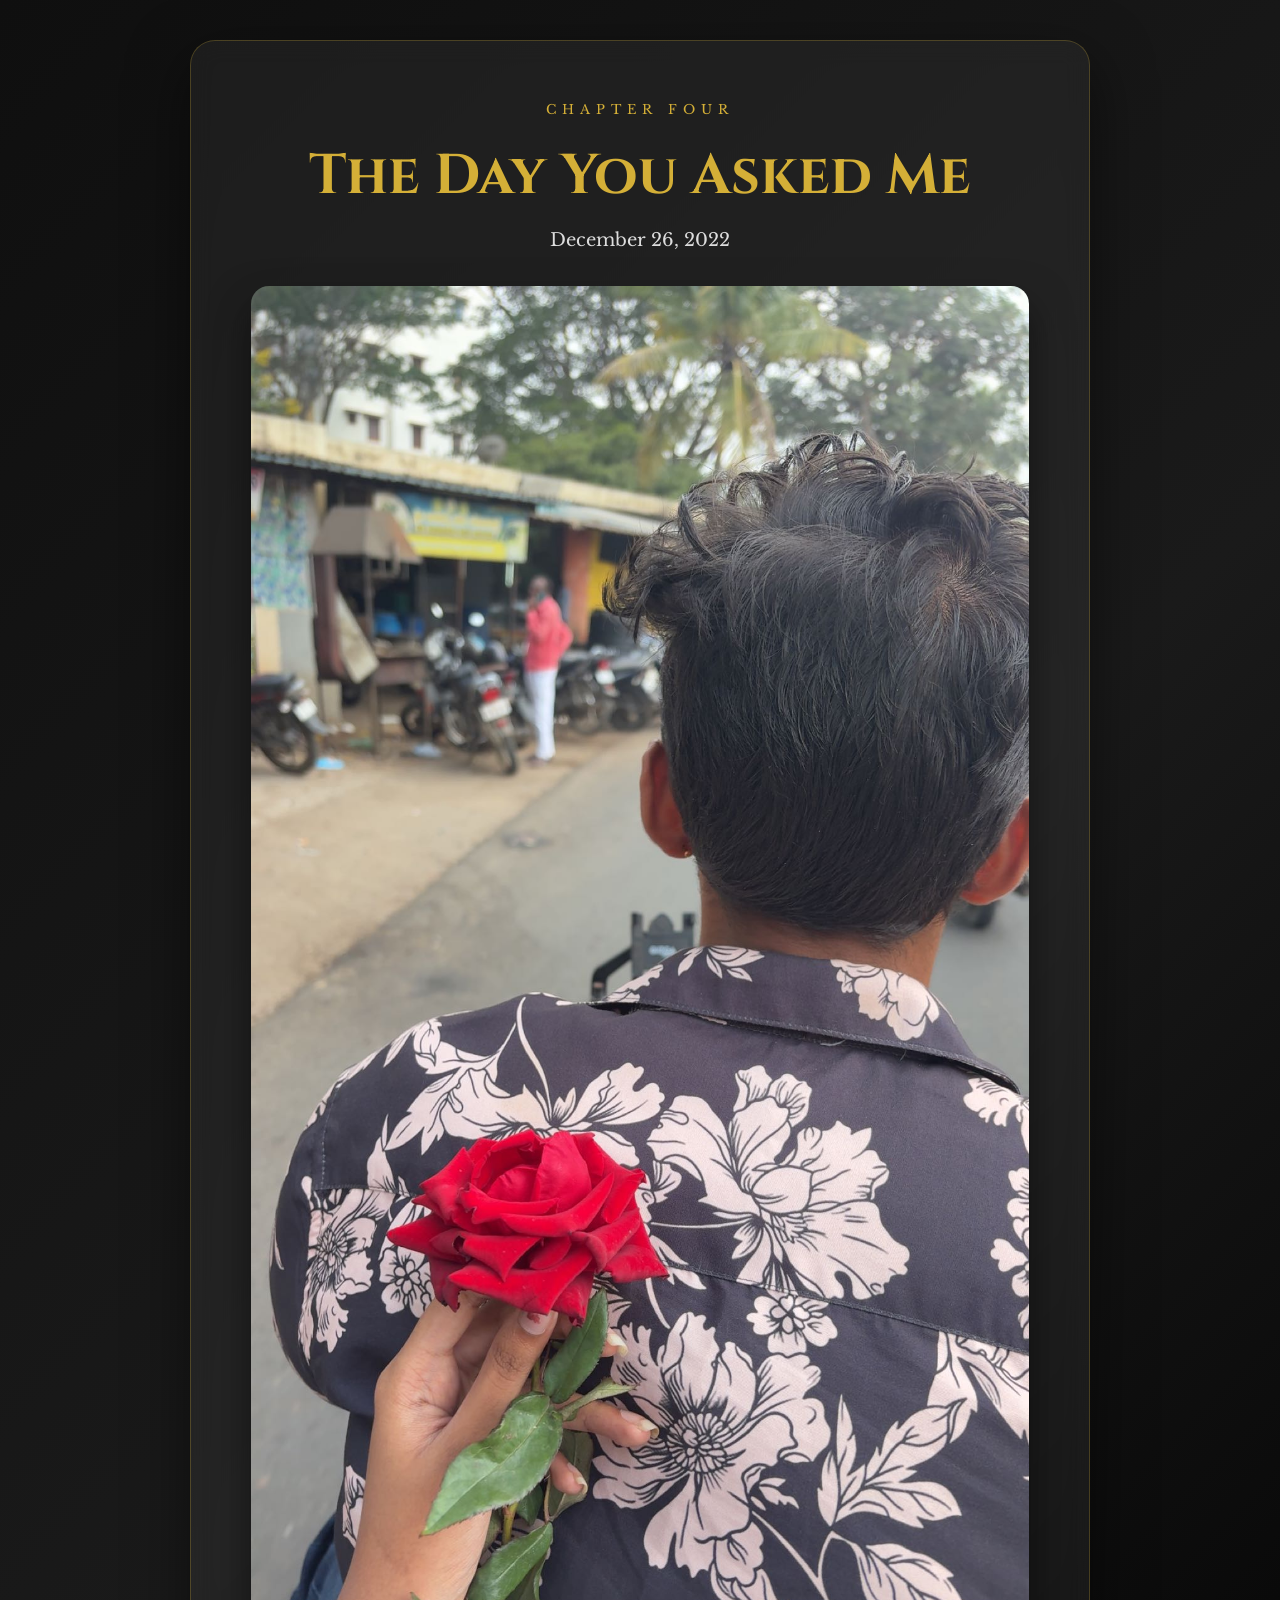
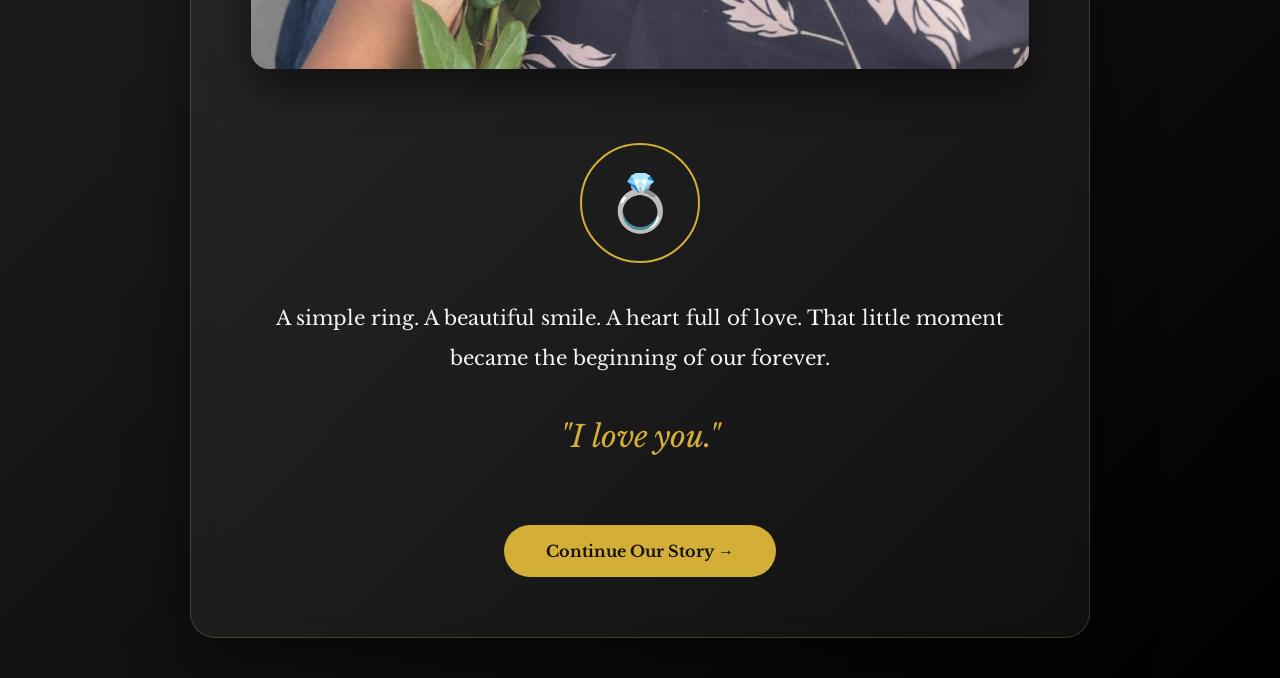
<file: proposal.html>
<!DOCTYPE html>
<html lang="en">

<head>

<meta charset="UTF-8">
<meta name="viewport" content="width=device-width, initial-scale=1.0">

<title>The Proposal</title>

<link href="https://fonts.googleapis.com/css2?family=Cormorant+Garamond:wght@500;700&family=Lora:wght@400;500&family=Montserrat:wght@500&display=swap" rel="stylesheet">

<link rel="stylesheet" href="proposal.css">

</head>

<body class="proposal-page">

<section class="proposal-card">

<p class="chapter">
CHAPTER FOUR
</p>

<h1>
The Day You Asked Me
</h1>

<p class="date">
December 26, 2022
</p>

<img src="proposal.jpg" class="proposal-photo" alt="Proposal">

<div class="ring-box">
💍
</div>

<p class="story">

A simple ring.

A beautiful smile.

A heart full of love.

That little moment became the beginning of our forever.

</p>

<blockquote class="quote">
"I love you."
</blockquote>

<a href="memories.html" class="btn">
Continue Our Story →
</a>

</section>

<script src="script.js"></script>

</body>

</html>
</file>
<file: home.css>
*{

margin:0;
padding:0;
box-sizing:border-box;

}

body{

background:url("hero.jpg") center/cover no-repeat fixed;
height:100vh;
font-family:'Manrope',sans-serif;

}

.overlay{

position:fixed;
width:100%;
height:100%;
background:rgba(0,0,0,.45);

}

.hero{

height:100vh;
display:flex;
justify-content:center;
align-items:center;
text-align:center;
position:relative;
z-index:2;

}

.content{

color:white;
padding:25px;

}

.top{

letter-spacing:8px;
font-size:14px;

}

h1{

font-family:'Bodoni Moda',serif;
font-size:75px;
font-weight:600;
margin:20px 0;

}

.line{

font-size:20px;
line-height:1.8;
margin-bottom:45px;

}

a{

display:inline-block;
padding:18px 45px;
text-decoration:none;
color:white;
border:1px solid white;
letter-spacing:3px;
transition:.5s;

}

a:hover{

background:white;
color:black;

}

@media(max-width:768px){

h1{

font-size:46px;

}

.line{

font-size:17px;

}

}
</file>
<file: beginning.css>
/* ===========================
   CHAPTER ONE
   VINTAGE JOURNAL
=========================== */

@import url('https://fonts.googleapis.com/css2?family=Cormorant+Garamond:wght@400;600;700&family=EB+Garamond:wght@400;500&display=swap');

*{
margin:0;
padding:0;
box-sizing:border-box;
}

body{

background:#f8f2e7;
font-family:'EB Garamond',serif;
color:#3b2f2f;
padding:40px 20px;

}

.story-card{

max-width:850px;
margin:auto;
background:#fffdf8;
padding:60px;
border-radius:12px;
box-shadow:0 20px 60px rgba(0,0,0,.12);

}

.chapter{

letter-spacing:6px;
text-transform:uppercase;
font-size:13px;
color:#8a6d5b;
margin-bottom:15px;

}

h1{

font-family:'Cormorant Garamond',serif;
font-size:58px;
margin-bottom:15px;

}

.date{

font-style:italic;
font-size:18px;
margin-bottom:35px;
color:#7a5c49;

}

.memory-image{

width:100%;
border-radius:12px;
margin-bottom:35px;
box-shadow:0 10px 30px rgba(0,0,0,.15);

}

.story{

font-size:22px;
line-height:2;
text-align:justify;

}

.btn{

display:inline-block;
margin-top:45px;
padding:15px 40px;
text-decoration:none;
background:#4f372d;
color:white;
border-radius:50px;
transition:.4s;

}

.btn:hover{

background:#7a5c49;

}

@media(max-width:768px){

.story-card{

padding:30px;

}

h1{

font-size:40px;

}

.story{

font-size:18px;

}

}
</file>
<file: chat.css>
/* ===========================
   CHAT PAGE
=========================== */

@import url('https://fonts.googleapis.com/css2?family=Inter:wght@300;400;500;600&display=swap');

*{
margin:0;
padding:0;
box-sizing:border-box;
}

body{

font-family:'Inter',sans-serif;
background:linear-gradient(135deg,#f8f9fb,#eef2f7);
padding:40px 20px;

}

.chat-section{

max-width:700px;
margin:auto;

}

.chapter{

text-align:center;
letter-spacing:5px;
font-size:12px;
color:#888;
margin-bottom:15px;

}

h1{

text-align:center;
font-size:42px;
margin-bottom:10px;
color:#222;

}

.date{

text-align:center;
color:#777;
margin-bottom:40px;

}

.chat-box{

background:white;
padding:25px;
border-radius:25px;
box-shadow:0 15px 40px rgba(0,0,0,.08);

}

.message{

max-width:75%;
padding:15px 20px;
margin:15px 0;
border-radius:25px;
font-size:16px;
line-height:1.6;

}

.left{

background:#ececec;
color:#222;
border-bottom-left-radius:5px;

}

.right{

background:#007AFF;
color:white;
margin-left:auto;
border-bottom-right-radius:5px;

}

.btn{

display:block;
width:220px;
margin:40px auto;
text-align:center;
padding:16px;
text-decoration:none;
background:#111827;
color:white;
border-radius:50px;
transition:.4s;

}

.btn:hover{

background:#374151;

}
</file>
<file: forever.css>
/* ===========================
   FOREVER
   GRAND FINALE
=========================== */

@import url('https://fonts.googleapis.com/css2?family=Bodoni+Moda:wght@500;700&family=Lora:wght@400;500&display=swap');

*{
margin:0;
padding:0;
box-sizing:border-box;
}

body{

background:linear-gradient(135deg,#0b0b0b,#1b1b1b,#2a2a2a);
font-family:'Lora',serif;
color:white;
padding:60px 20px;
overflow-x:hidden;

}

.final-section{

max-width:1300px;
margin:auto;
text-align:center;

}

.chapter{

letter-spacing:8px;
font-size:13px;
color:#d4af37;
margin-bottom:20px;

}

h1{

font-family:'Bodoni Moda',serif;
font-size:70px;
margin-bottom:20px;
color:white;

}

.subtitle{

font-size:20px;
color:#dddddd;
margin-bottom:60px;

}

.final-gallery{

display:grid;
grid-template-columns:repeat(3,1fr);
gap:20px;
margin-bottom:60px;

}

.final-gallery img{

width:100%;
height:300px;
object-fit:cover;
border-radius:18px;
transition:.4s;
box-shadow:0 15px 35px rgba(0,0,0,.4);

}

.final-gallery img:hover{

transform:scale(1.05);

}

.message{

max-width:900px;
margin:auto;
font-size:22px;
line-height:2;

}

.signature{

margin-top:35px;
font-size:40px;
font-family:'Bodoni Moda',serif;
color:#d4af37;

}

.btn{

display:inline-block;
margin-top:60px;
padding:18px 50px;
background:#d4af37;
color:black;
text-decoration:none;
border-radius:50px;
font-weight:bold;
transition:.4s;

}

.btn:hover{

transform:translateY(-5px);
background:white;

}

/* Floating Hearts */

.heart{

position:fixed;
bottom:-50px;
font-size:22px;
animation:float 8s linear infinite;
opacity:.7;

}

.heart:nth-child(1){

left:10%;

}

.heart:nth-child(2){

left:30%;
animation-delay:2s;

}

.heart:nth-child(3){

left:50%;
animation-delay:4s;

}

.heart:nth-child(4){

left:70%;
animation-delay:1s;

}

.heart:nth-child(5){

left:90%;
animation-delay:3s;

}

@keyframes float{

0%{

transform:translateY(0);
opacity:0;

}

20%{

opacity:1;

}

100%{

transform:translateY(-120vh);
opacity:0;

}

}

@media(max-width:768px){

.final-gallery{

grid-template-columns:1fr;

}

h1{

font-size:46px;

}

.message{

font-size:18px;

}

}
</file>
<file: future.css>
/* ===========================
   FUTURE
   DREAMY NIGHT
=========================== */

@import url('https://fonts.googleapis.com/css2?family=Cormorant+Garamond:wght@500;700&family=Raleway:wght@300;400&display=swap');

*{
margin:0;
padding:0;
box-sizing:border-box;
}

body{

background:linear-gradient(to bottom,#020617,#0f172a,#1e293b);
font-family:'Raleway',sans-serif;
color:white;
min-height:100vh;
display:flex;
justify-content:center;
align-items:center;
padding:40px;

}

.future-card{

max-width:900px;
width:100%;
text-align:center;
padding:60px;
background:rgba(255,255,255,.08);
backdrop-filter:blur(15px);
border-radius:25px;
box-shadow:0 20px 60px rgba(0,0,0,.45);

}

.chapter{

letter-spacing:6px;
font-size:13px;
color:#cbd5e1;
margin-bottom:15px;

}

h1{

font-family:'Cormorant Garamond',serif;
font-size:70px;
margin-bottom:20px;

}

.subtitle{

font-size:20px;
color:#d1d5db;
margin-bottom:45px;
line-height:1.8;

}

.future-card p{

font-size:22px;
line-height:2.1;
margin-bottom:35px;

}

.promise{

font-family:'Cormorant Garamond',serif;
font-size:34px;
color:#f8d568;
margin-top:30px;

}

.btn{

display:inline-block;
margin-top:45px;
padding:18px 45px;
background:white;
color:#111827;
text-decoration:none;
border-radius:50px;
font-weight:600;
transition:.4s;

}

.btn:hover{

background:#f8d568;

}

@media(max-width:768px){

h1{

font-size:46px;

}

.future-card{

padding:30px;

}

.future-card p{

font-size:18px;

}

}
</file>
<file: gallery1.css>
/* ===========================
   GALLERY 1
   PINTEREST PHOTO WALL
=========================== */

@import url('https://fonts.googleapis.com/css2?family=Prata&family=Montserrat:wght@300;500&display=swap');

*{
margin:0;
padding:0;
box-sizing:border-box;
}

body{

background:#f5f1eb;
font-family:'Montserrat',sans-serif;
padding:50px 25px;

}

.gallery-section{

max-width:1300px;
margin:auto;

}

.chapter{

text-align:center;
letter-spacing:6px;
font-size:12px;
color:#9b8066;

}

h1{

font-family:'Prata',serif;
font-size:60px;
text-align:center;
margin:20px 0;

}

.subtitle{

text-align:center;
font-size:18px;
margin-bottom:60px;
color:#666;

}

/* Pinterest Masonry */

.gallery-grid{

column-count:3;
column-gap:22px;

}

.gallery-grid img{

width:100%;
margin-bottom:22px;
border-radius:18px;
cursor:pointer;
transition:.45s;
box-shadow:0 12px 35px rgba(0,0,0,.12);

}

.gallery-grid img:hover{

transform:scale(1.04);

}

.btn{

display:block;
width:240px;
margin:60px auto;
padding:18px;
text-align:center;
text-decoration:none;
background:#3b2f2f;
color:white;
border-radius:50px;
letter-spacing:2px;
transition:.4s;

}

.btn:hover{

background:#6d4c41;

}

@media(max-width:900px){

.gallery-grid{

column-count:2;

}

}

@media(max-width:600px){

.gallery-grid{

column-count:1;

}

h1{

font-size:42px;

}

}
</file>
<file: gallery2.css>
/* ===========================
   GALLERY 2
   FILM STRIP STYLE
=========================== */

@import url('https://fonts.googleapis.com/css2?family=Cinzel:wght@500;700&family=Manrope:wght@300;400;500&display=swap');

*{
margin:0;
padding:0;
box-sizing:border-box;
}

body{

background:#111;
color:white;
font-family:'Manrope',sans-serif;
padding:50px 20px;

}

.gallery-section{

max-width:1200px;
margin:auto;
text-align:center;

}

.chapter{

letter-spacing:6px;
font-size:12px;
color:#c8a96a;
margin-bottom:15px;

}

h1{

font-family:'Cinzel',serif;
font-size:60px;
margin-bottom:15px;

}

.subtitle{

font-size:18px;
color:#bdbdbd;
margin-bottom:50px;

}

.film-strip{

display:grid;
grid-template-columns:repeat(auto-fit,minmax(260px,1fr));
gap:35px;

}

.frame{

background:#1d1d1d;
padding:15px;
border-radius:12px;
border:8px solid #2c2c2c;
position:relative;
transition:.4s;

}

.frame::before{

content:"";
position:absolute;
left:8px;
right:8px;
top:8px;
height:8px;
background:repeating-linear-gradient(
90deg,
#000 0 12px,
#555 12px 24px
);

}

.frame::after{

content:"";
position:absolute;
left:8px;
right:8px;
bottom:8px;
height:8px;
background:repeating-linear-gradient(
90deg,
#000 0 12px,
#555 12px 24px
);

}

.frame img{

width:100%;
height:350px;
object-fit:cover;
border-radius:6px;

}

.frame:hover{

transform:translateY(-8px) scale(1.03);

}

.btn{

display:inline-block;
margin-top:60px;
padding:18px 45px;
background:#c8a96a;
color:#111;
text-decoration:none;
border-radius:40px;
font-weight:bold;
transition:.4s;

}

.btn:hover{

background:white;

}

@media(max-width:768px){

h1{

font-size:40px;

}

.frame img{

height:260px;

}

}
</file>
<file: gallery3.css>
/* ===========================
   GALLERY 3
   SCRAPBOOK BOARD
=========================== */

@import url('https://fonts.googleapis.com/css2?family=Playfair+Display:wght@600&family=Caveat:wght@500&family=Nunito:wght@400;600&display=swap');

*{
margin:0;
padding:0;
box-sizing:border-box;
}

body{

background:#f8f3ec;
font-family:'Nunito',sans-serif;
padding:60px 20px;

}

.gallery-section{

max-width:1400px;
margin:auto;

}

.chapter{

text-align:center;
letter-spacing:5px;
font-size:13px;
color:#9d8268;

}

h1{

text-align:center;
font-family:'Playfair Display',serif;
font-size:60px;
margin:20px 0;

}

.subtitle{

text-align:center;
font-size:18px;
margin-bottom:60px;
color:#666;

}

.scrapbook{

display:flex;
flex-wrap:wrap;
justify-content:center;
gap:35px;

}

.polaroid{

width:260px;
background:white;
padding:15px 15px 40px;
box-shadow:0 15px 35px rgba(0,0,0,.18);
border-radius:6px;
transition:.4s;
position:relative;

}

.polaroid:nth-child(odd){

transform:rotate(-5deg);

}

.polaroid:nth-child(even){

transform:rotate(5deg);

}

.polaroid:hover{

transform:rotate(0deg) scale(1.05);

}

.polaroid img{

width:100%;
height:300px;
object-fit:cover;

}

.caption{

font-family:'Caveat',cursive;
font-size:28px;
text-align:center;
margin-top:18px;
color:#444;

}

.tape{

position:absolute;
width:90px;
height:24px;
background:#efe1b6;
top:-10px;
left:50%;
transform:translateX(-50%) rotate(-4deg);
opacity:.8;

}

.btn{

display:block;
width:240px;
margin:70px auto;
padding:18px;
text-align:center;
text-decoration:none;
background:#5f4332;
color:white;
border-radius:40px;
transition:.4s;

}

.btn:hover{

background:#8b6a54;

}

@media(max-width:768px){

h1{

font-size:40px;

}

.polaroid{

width:90%;

}

}
</file>
<file: gallery4.css>
/* ===========================
   GALLERY 4
   LUXURY MEMORY WALL
=========================== */

@import url('https://fonts.googleapis.com/css2?family=Bodoni+Moda:wght@500;700&family=Manrope:wght@300;400;500&display=swap');

*{
margin:0;
padding:0;
box-sizing:border-box;
}

body{

background:#faf7f2;
font-family:'Manrope',sans-serif;
padding:60px 20px;
color:#222;

}

.gallery-section{

max-width:1400px;
margin:auto;

}

.chapter{

text-align:center;
letter-spacing:6px;
font-size:13px;
color:#a68a64;
margin-bottom:15px;

}

h1{

text-align:center;
font-family:'Bodoni Moda',serif;
font-size:60px;
margin-bottom:15px;

}

.subtitle{

text-align:center;
font-size:18px;
color:#777;
margin-bottom:60px;

}

.memory-wall{

display:grid;
grid-template-columns:2fr 1fr 1fr;
grid-auto-rows:250px;
gap:20px;

}

.memory-wall img{

width:100%;
height:100%;
object-fit:cover;
border-radius:18px;
box-shadow:0 12px 35px rgba(0,0,0,.12);
transition:.4s;

}

.memory-wall img:hover{

transform:scale(1.03);

}

.big{

grid-row:span 2;

}

.wide{

grid-column:span 2;

}

.btn{

display:block;
width:250px;
margin:70px auto;
text-align:center;
padding:18px;
text-decoration:none;
background:#111;
color:white;
border-radius:50px;
letter-spacing:2px;
transition:.4s;

}

.btn:hover{

background:#a68a64;

}

@media(max-width:900px){

.memory-wall{

grid-template-columns:1fr 1fr;

}

.big{

grid-row:span 1;

}

.wide{

grid-column:span 2;

}

}

@media(max-width:600px){

.memory-wall{

grid-template-columns:1fr;

grid-auto-rows:250px;

}

.big,
.wide{

grid-column:span 1;
grid-row:span 1;

}

h1{

font-size:40px;

}

}
</file>
<file: letter.css>
/* ===========================
   LOVE LETTER
   VINTAGE ENVELOPE
=========================== */

@import url('https://fonts.googleapis.com/css2?family=Parisienne&family=Crimson+Text:wght@400;600&display=swap');

*{
margin:0;
padding:0;
box-sizing:border-box;
}

body{

background:linear-gradient(135deg,#d8c7b0,#f8f2e8);
font-family:'Crimson Text',serif;
display:flex;
justify-content:center;
align-items:center;
min-height:100vh;
padding:40px;

}

.container{

max-width:850px;
width:100%;
text-align:center;

}

.chapter{

letter-spacing:5px;
font-size:13px;
margin-bottom:15px;
color:#7a5c49;

}

h1{

font-family:'Parisienne',cursive;
font-size:70px;
margin-bottom:15px;
color:#5c3b28;

}

.subtitle{

margin-bottom:40px;
font-size:18px;
color:#555;

}

.envelope{

width:250px;
height:170px;
background:#f7e9d3;
margin:auto;
border-radius:10px;
display:flex;
justify-content:center;
align-items:center;
cursor:pointer;
font-size:65px;
box-shadow:0 20px 40px rgba(0,0,0,.18);
transition:.4s;

}

.envelope:hover{

transform:scale(1.05);

}

.letter{

display:none;
margin-top:40px;
background:#fffdf8;
padding:50px;
border-radius:18px;
text-align:left;
box-shadow:0 15px 40px rgba(0,0,0,.15);

}

.letter h2{

font-family:'Parisienne',cursive;
font-size:50px;
margin-bottom:20px;
color:#6b3f2c;

}

.letter p{

font-size:22px;
line-height:2;

}

.btn{

display:inline-block;
margin-top:40px;
padding:16px 40px;
background:#6b3f2c;
color:white;
text-decoration:none;
border-radius:40px;
transition:.4s;

}

.btn:hover{

background:#8b5e45;

}

@media(max-width:768px){

h1{

font-size:48px;

}

.letter{

padding:30px;

}

.letter p{

font-size:18px;

}

}
</file>
<file: meeting.css>
/* ===========================
   FIRST MEETING
   TRAVEL POSTCARD
=========================== */

@import url('https://fonts.googleapis.com/css2?family=DM+Serif+Display&family=Nunito+Sans:wght@300;400;600&display=swap');

*{
margin:0;
padding:0;
box-sizing:border-box;
}

body{

background:#efe6db;
font-family:'Nunito Sans',sans-serif;
padding:50px 20px;
color:#3b3129;

}

.meeting-card{

max-width:900px;
margin:auto;
background:white;
padding:50px;
border-radius:20px;
box-shadow:0 20px 50px rgba(0,0,0,.12);

}

.chapter{

letter-spacing:5px;
font-size:13px;
text-transform:uppercase;
color:#9b7d60;
margin-bottom:15px;

}

h1{

font-family:'DM Serif Display',serif;
font-size:56px;
margin-bottom:15px;

}

.date{

font-size:18px;
margin-bottom:8px;
color:#666;

}

.location{

font-size:18px;
margin-bottom:35px;
color:#8b5e3c;

}

.meeting-photo{

width:100%;
border-radius:18px;
margin-bottom:35px;
box-shadow:0 15px 35px rgba(0,0,0,.15);

}

.story{

font-size:20px;
line-height:2;
text-align:justify;
margin-bottom:40px;

}

.btn{

display:inline-block;
padding:16px 40px;
background:#7c5c45;
color:white;
text-decoration:none;
border-radius:50px;
transition:.4s;

}

.btn:hover{

background:#5d4433;

}

@media(max-width:768px){

.meeting-card{

padding:30px;

}

h1{

font-size:40px;

}

.story{

font-size:17px;

}

}
</file>
<file: memories.css>
/* ===========================
   MEMORIES
   PINTEREST SCRAPBOOK
=========================== */

@import url('https://fonts.googleapis.com/css2?family=Playfair+Display:wght@500;700&family=Source+Sans+3:wght@300;400;600&display=swap');

*{
margin:0;
padding:0;
box-sizing:border-box;
}

body{

background:#f7f2eb;
font-family:'Source Sans 3',sans-serif;
padding:50px 20px;
color:#3d3027;

}

.memory-book{

max-width:1200px;
margin:auto;

}

.chapter{

text-align:center;
letter-spacing:6px;
font-size:13px;
color:#9b7d60;
margin-bottom:15px;

}

h1{

font-family:'Playfair Display',serif;
font-size:60px;
text-align:center;
margin-bottom:15px;

}

.subtitle{

text-align:center;
font-size:19px;
margin-bottom:60px;
color:#777;

}

.scrapbook{

display:grid;
grid-template-columns:repeat(auto-fit,minmax(250px,1fr));
gap:35px;

}

.card{

background:white;
padding:18px;
border-radius:15px;
box-shadow:0 15px 35px rgba(0,0,0,.12);
transform:rotate(-2deg);
transition:.4s;

}

.card:nth-child(even){

transform:rotate(2deg);

}

.card:hover{

transform:scale(1.04) rotate(0deg);

}

.card img{

width:100%;
height:300px;
object-fit:cover;
border-radius:10px;

}

.card p{

margin-top:18px;
text-align:center;
font-size:18px;
font-weight:600;

}

.btn{

display:block;
width:240px;
margin:60px auto 0;
text-align:center;
padding:16px;
background:#7d5c48;
color:white;
text-decoration:none;
border-radius:50px;
transition:.4s;

}

.btn:hover{

background:#5f4332;

}

@media(max-width:768px){

h1{

font-size:42px;

}

.subtitle{

font-size:16px;

}

.card img{

height:220px;

}

}
</file>
<file: proposal.css>
/* ===========================
   PROPOSAL PAGE
   LUXURY ENGAGEMENT
=========================== */

@import url('https://fonts.googleapis.com/css2?family=Cinzel:wght@400;600;700&family=Libre+Baskerville:wght@400;700&display=swap');

*{
margin:0;
padding:0;
box-sizing:border-box;
}

body{

background:linear-gradient(135deg,#0f0f0f,#1a1a1a,#000);
color:#f5f5f5;
font-family:'Libre Baskerville',serif;
padding:40px 20px;

}

.proposal-card{

max-width:900px;
margin:auto;
background:rgba(255,255,255,.05);
backdrop-filter:blur(12px);
border:1px solid rgba(212,175,55,.25);
border-radius:25px;
padding:60px;
text-align:center;
box-shadow:0 20px 60px rgba(0,0,0,.5);

}

.chapter{

letter-spacing:6px;
font-size:13px;
color:#d4af37;
margin-bottom:20px;

}

h1{

font-family:'Cinzel',serif;
font-size:56px;
color:#d4af37;
margin-bottom:15px;

}

.date{

font-size:18px;
margin-bottom:35px;
color:#ddd;

}

.proposal-photo{

width:100%;
border-radius:18px;
margin-bottom:35px;
box-shadow:0 20px 40px rgba(0,0,0,.5);

}

.ring-box{

width:120px;
height:120px;
margin:35px auto;
display:flex;
justify-content:center;
align-items:center;
font-size:55px;
border:2px solid #d4af37;
border-radius:50%;
transition:.4s;
cursor:pointer;

}

.ring-box:hover{

transform:scale(1.1) rotate(8deg);
background:#d4af37;
color:#111;

}

.story{

font-size:20px;
line-height:2;
margin-top:25px;

}

.quote{

margin:40px 0;
font-size:30px;
font-style:italic;
color:#d4af37;

}

.btn{

display:inline-block;
margin-top:30px;
padding:16px 42px;
text-decoration:none;
background:#d4af37;
color:#111;
border-radius:50px;
font-weight:bold;
transition:.4s;

}

.btn:hover{

background:#f3d77a;
transform:translateY(-4px);

}

@media(max-width:768px){

.proposal-card{

padding:30px;

}

h1{

font-size:38px;

}

.story{

font-size:17px;

}

.quote{

font-size:24px;

}

}
</file>
